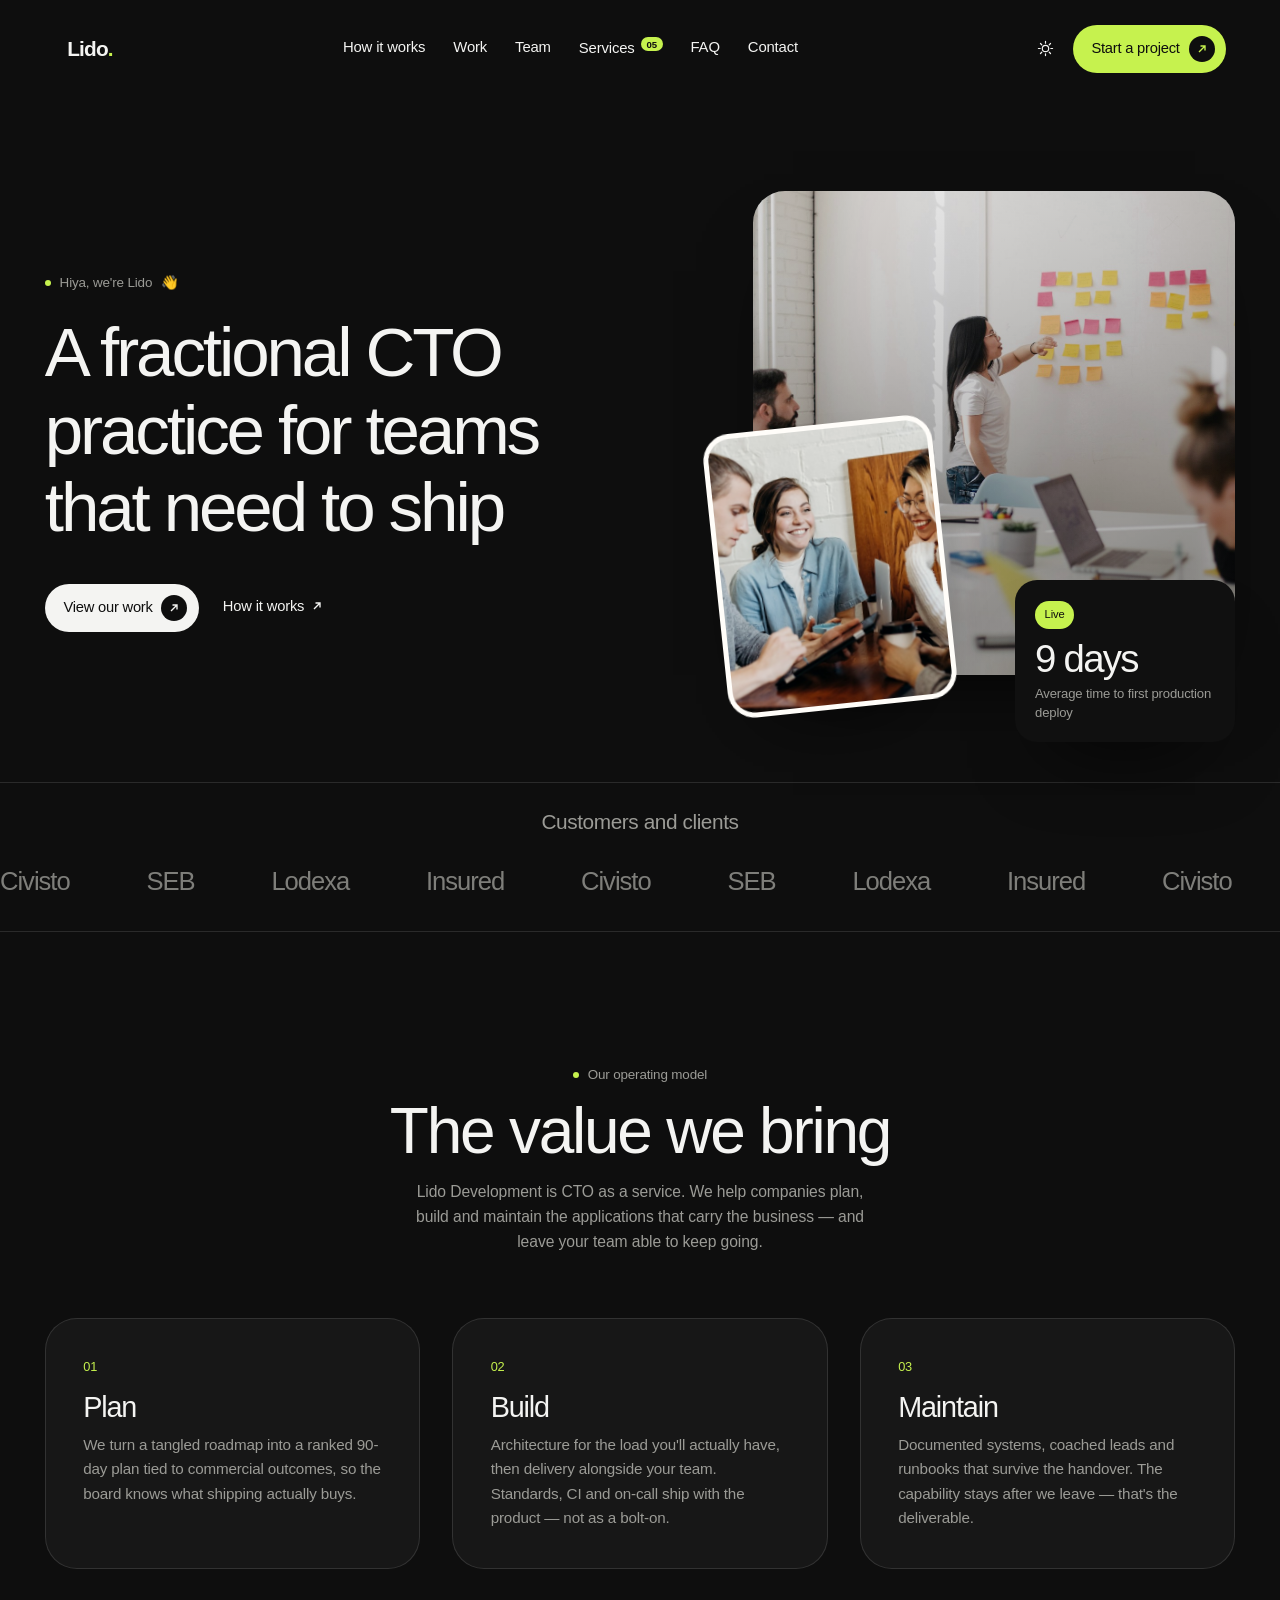
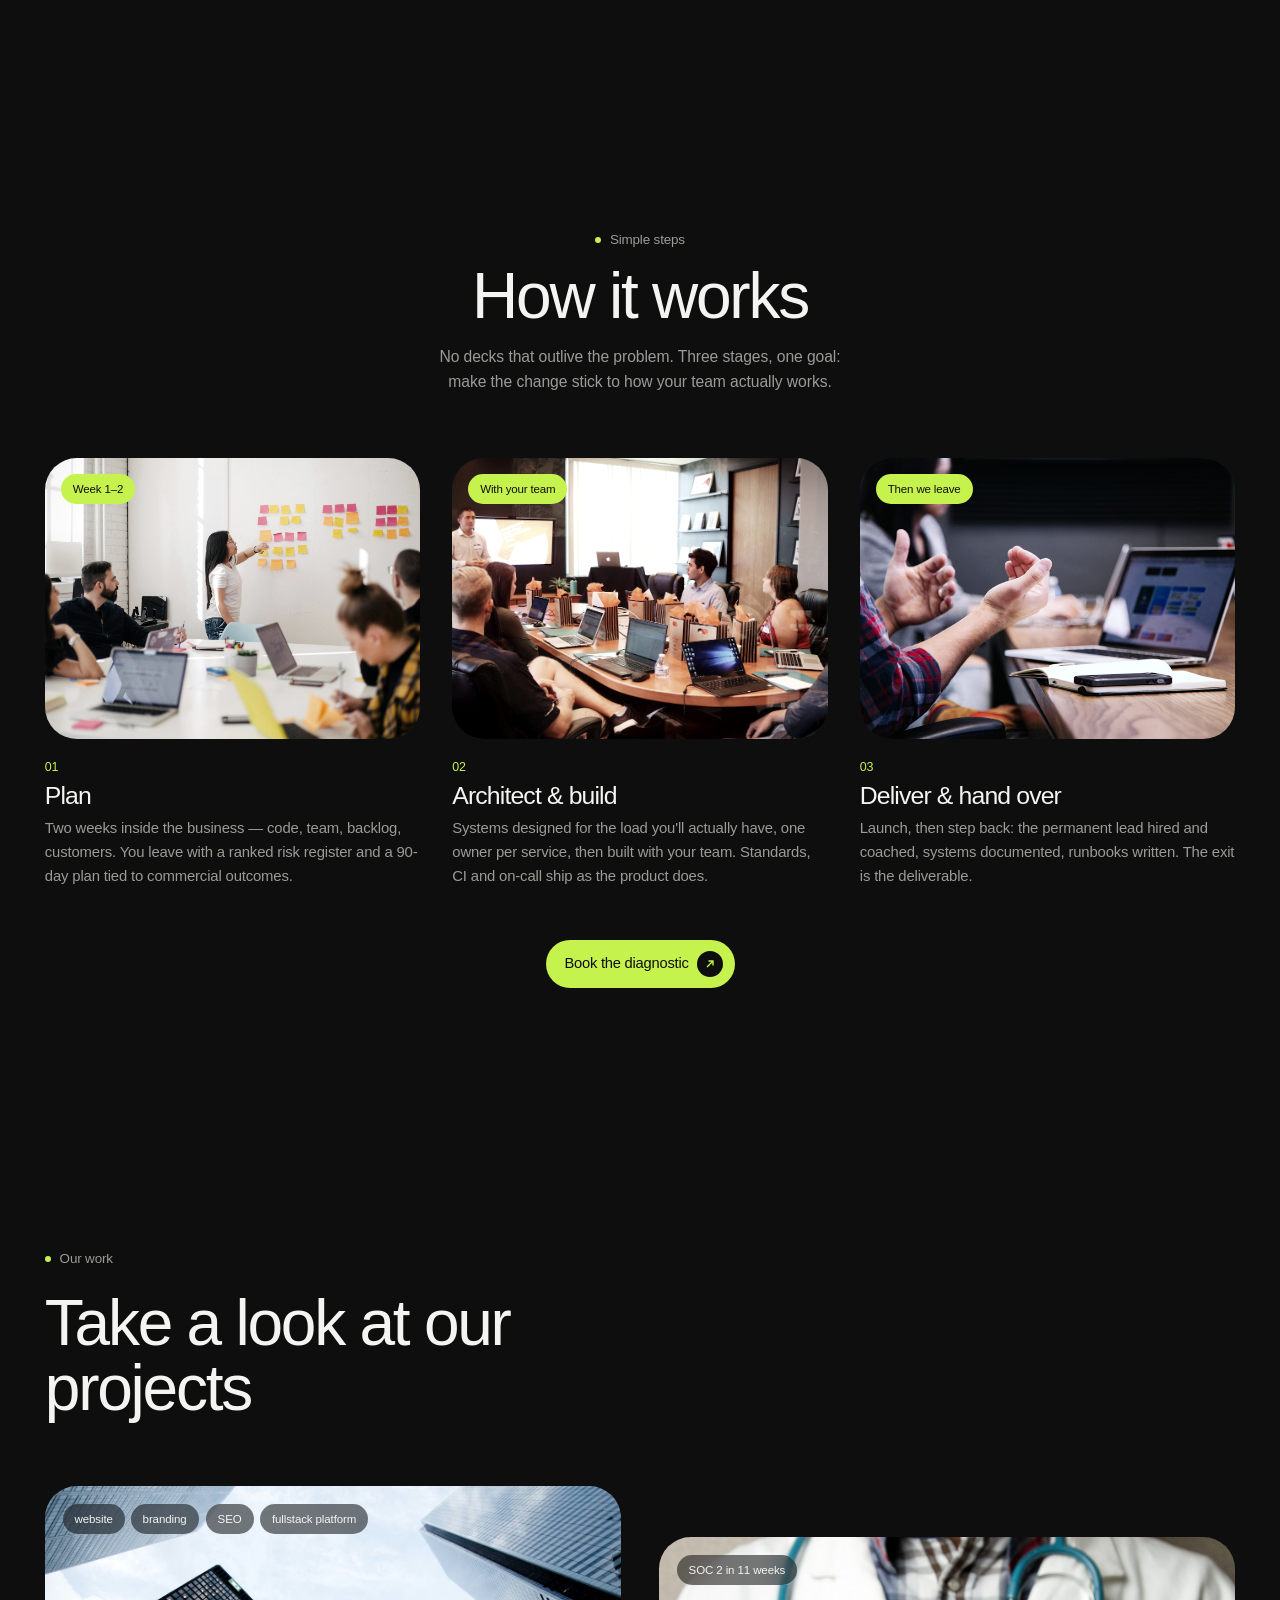
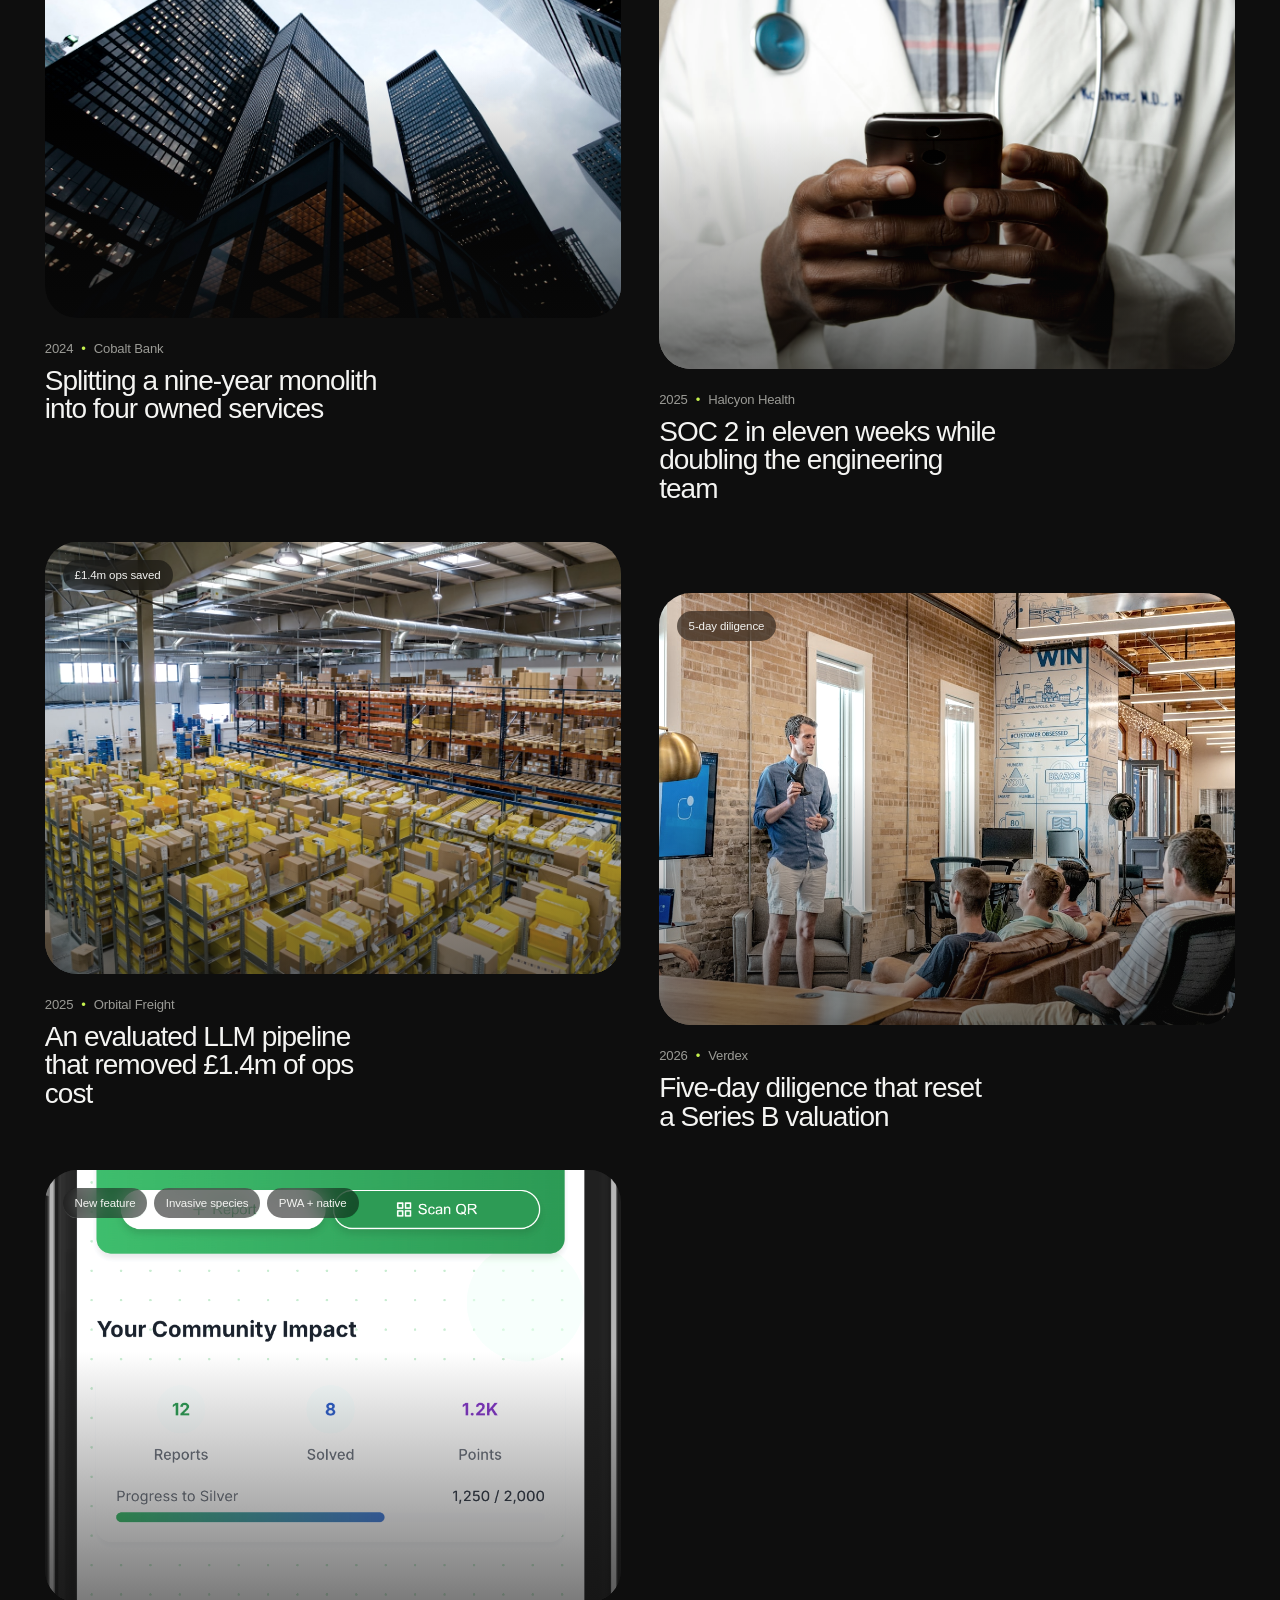
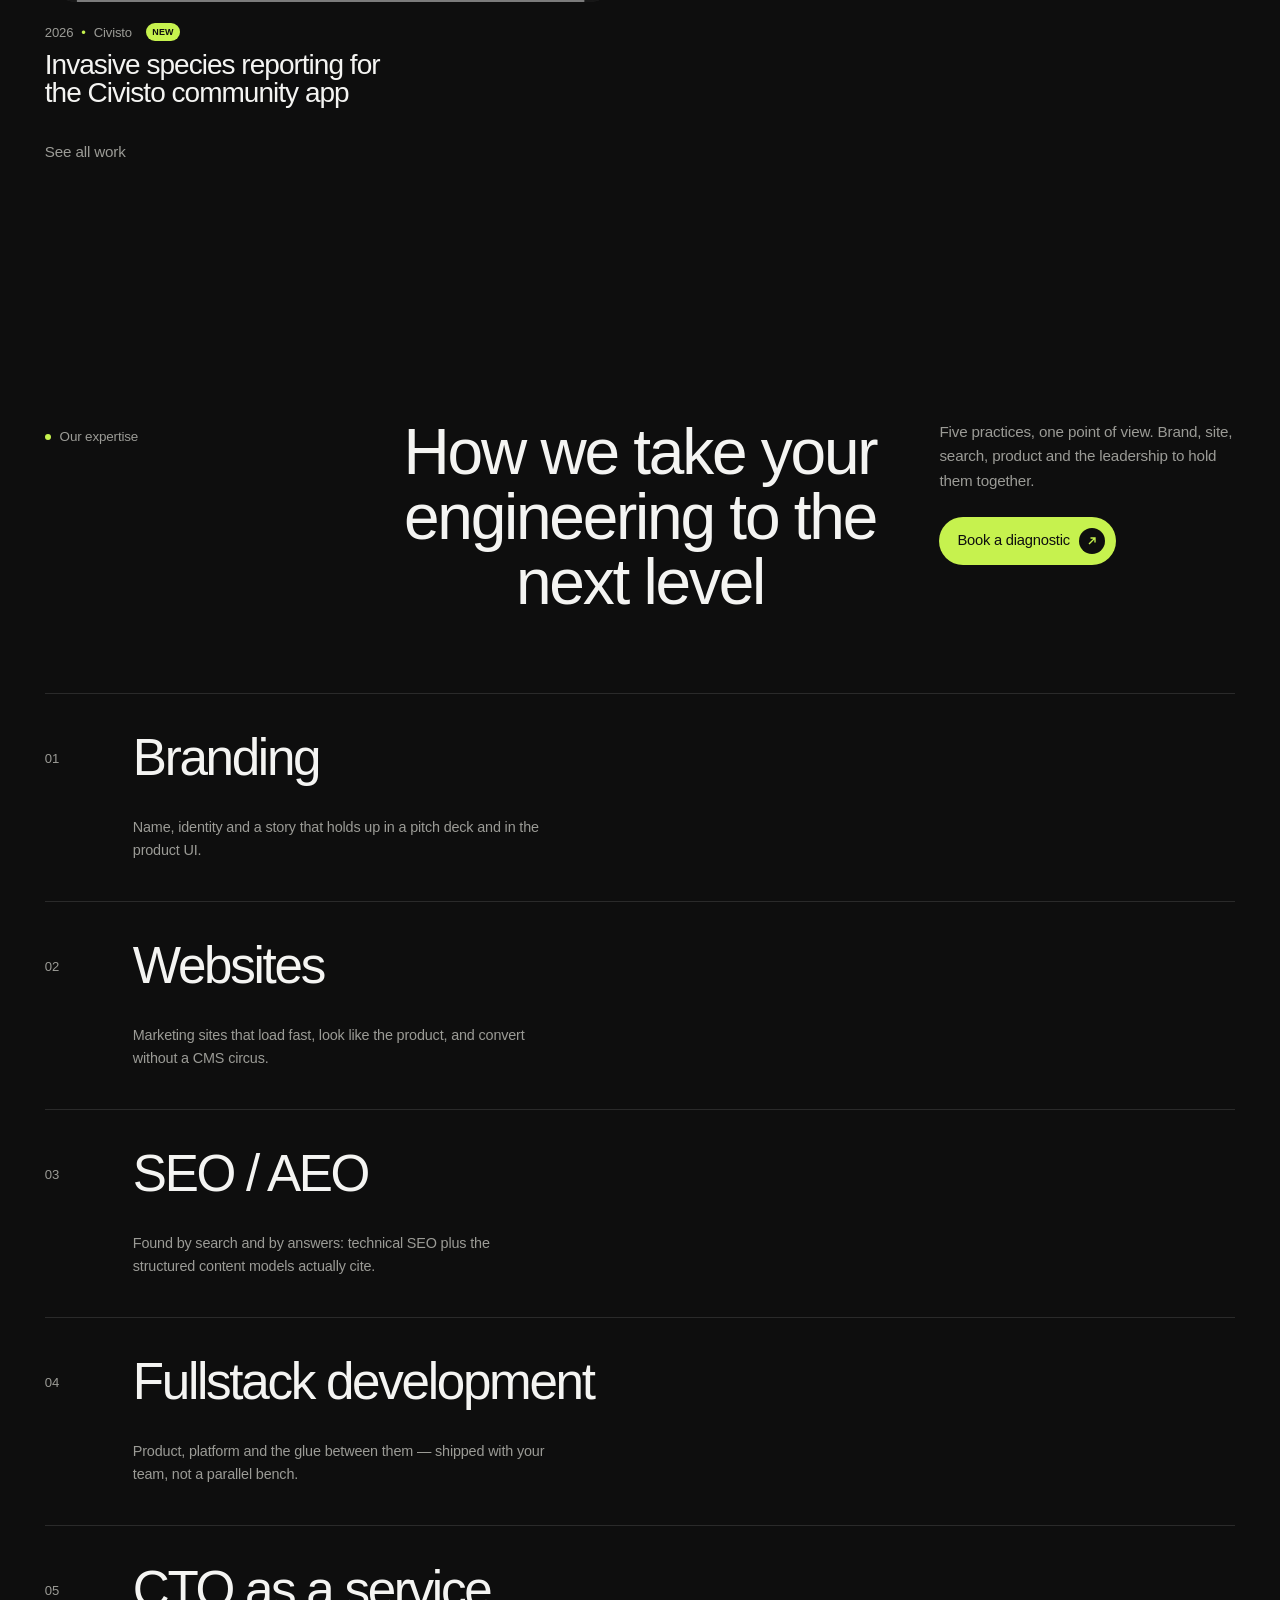
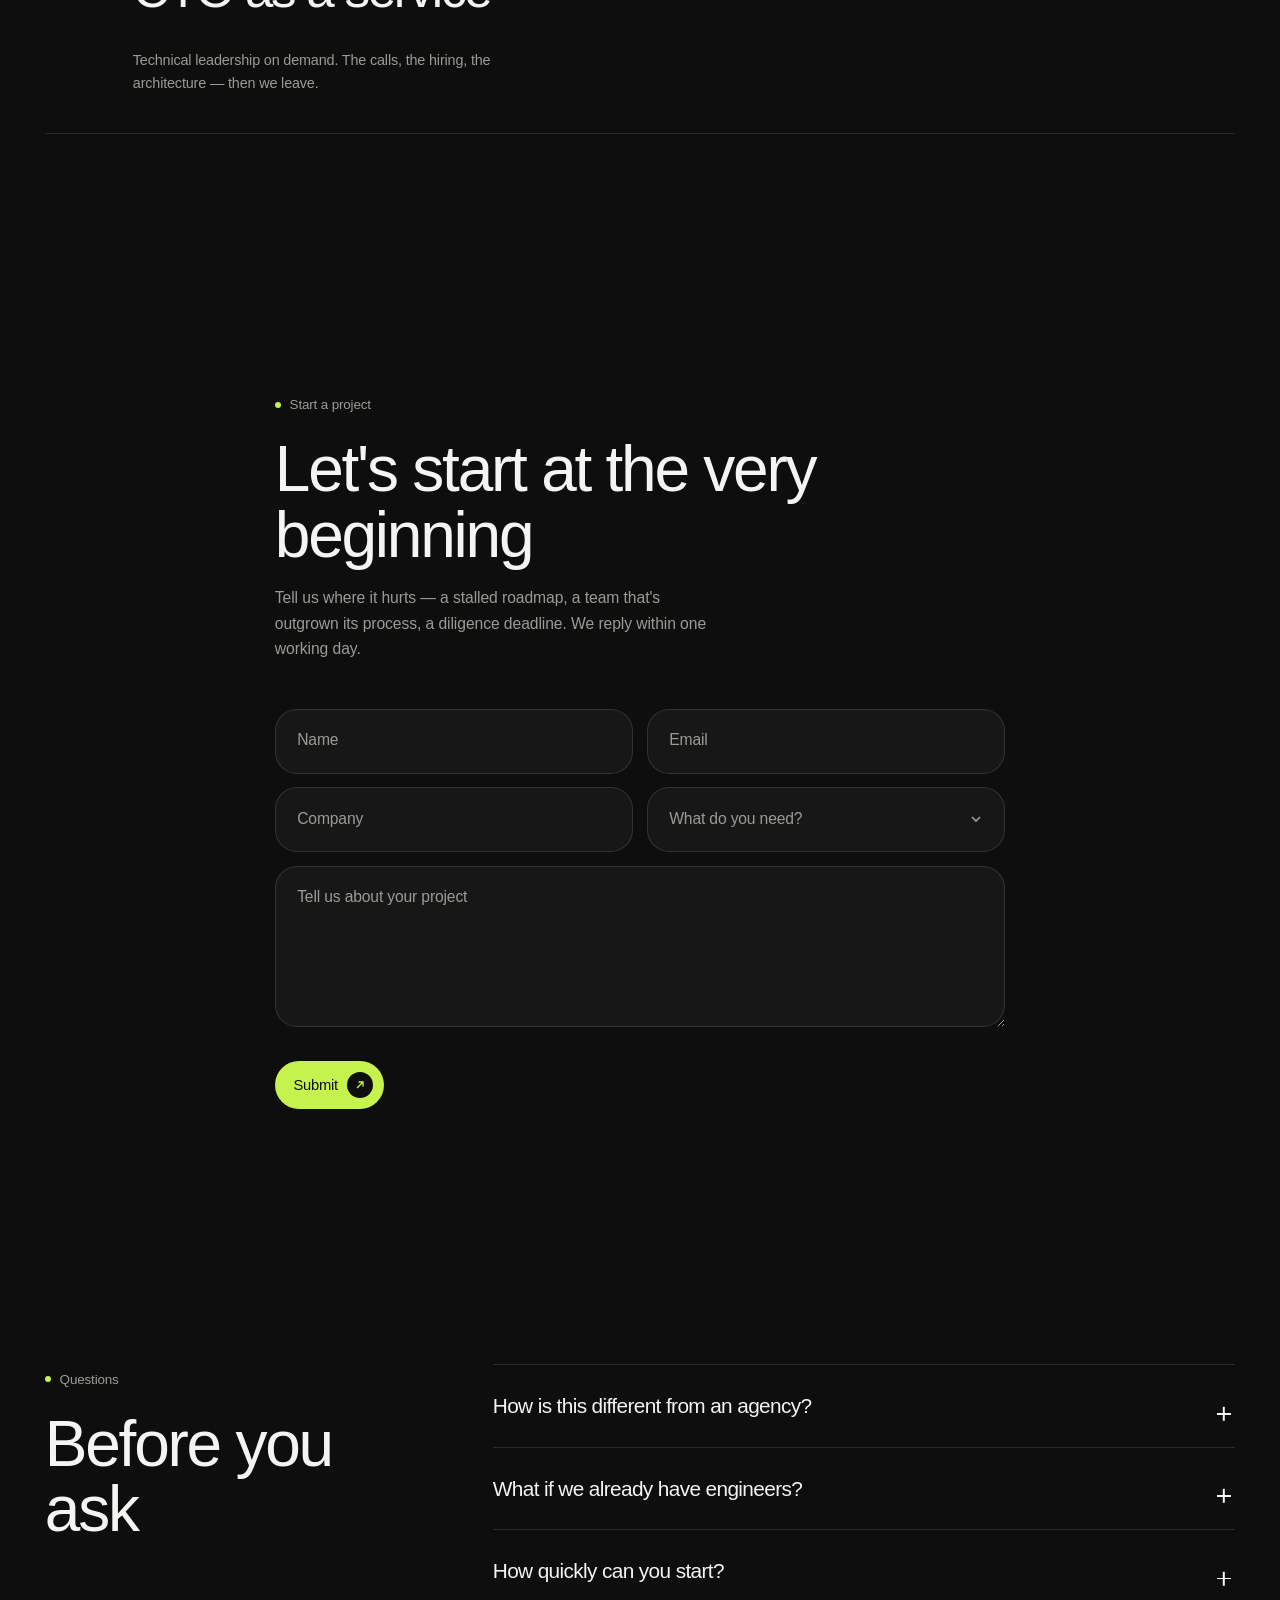
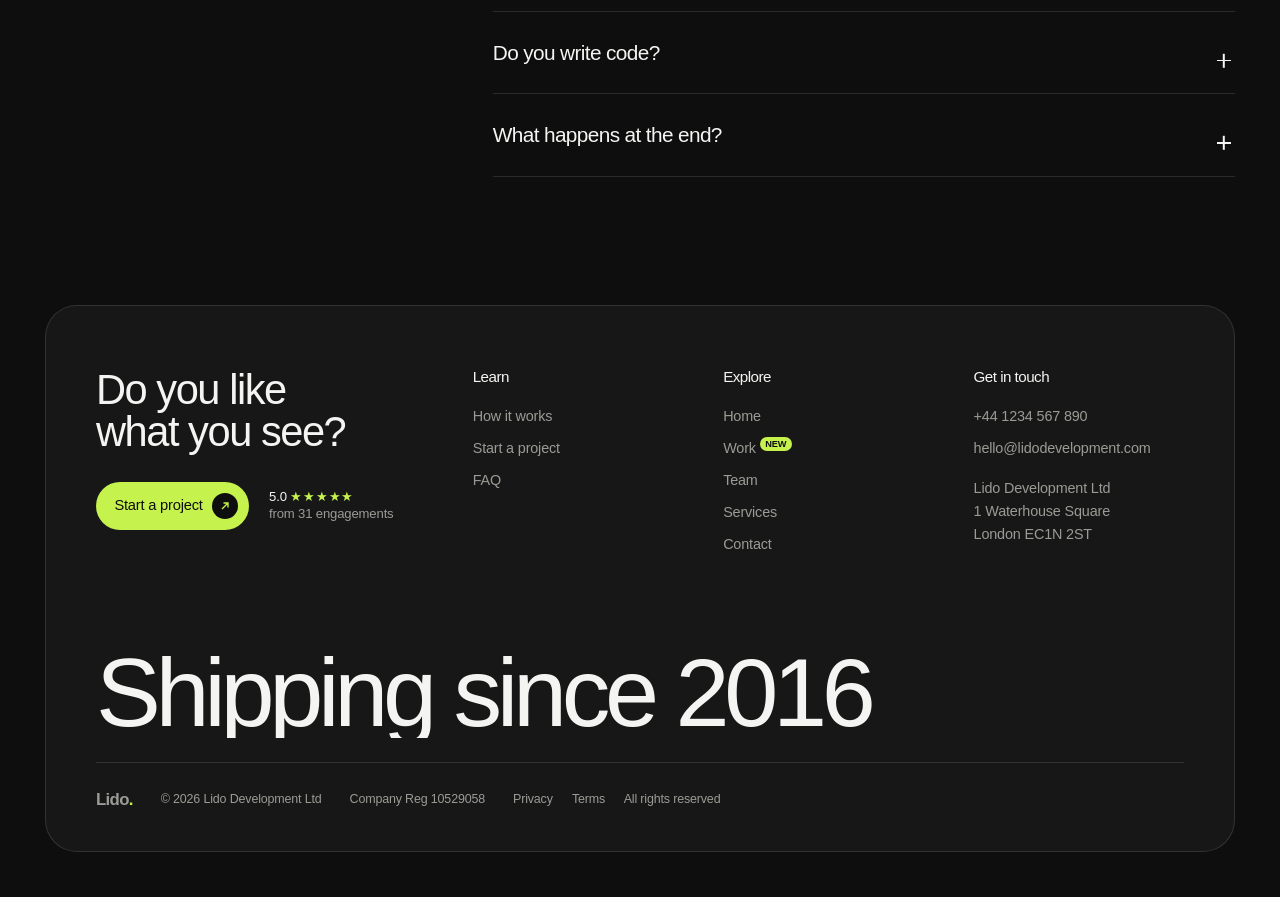
<file: index.html>
<!DOCTYPE html>
<html lang="en" data-theme="dark">
<head>
<meta charset="utf-8" />
<meta name="viewport" content="width=device-width, initial-scale=1" />
<title>Lido Development — CTO as a Service</title>
<meta name="description" content="Lido Development is technical leadership on demand. Fractional CTO, architecture, delivery and AI enablement for founders and scale-ups who need to ship." />
<meta name="theme-color" content="#0E0E0E" />

<meta property="og:type" content="website" />
<meta property="og:title" content="Lido Development — CTO as a Service" />
<meta property="og:description" content="Technical leadership on demand. Strategy, architecture and delivery from an operator who has shipped it before." />

<link rel="preconnect" href="https://api.fontshare.com" />
<link rel="preconnect" href="https://cdn.fontshare.com" crossorigin />
<link rel="stylesheet" href="https://api.fontshare.com/v2/css?f%5B%5D=switzer@400,500,600,700&display=swap" />
<link rel="stylesheet" href="assets/css/styles.css" />
<link rel="icon" href="data:image/svg+xml,%3Csvg xmlns='http://www.w3.org/2000/svg' viewBox='0 0 32 32'%3E%3Crect width='32' height='32' rx='9' fill='%23C6F24E'/%3E%3Cpath d='M9 7v18h13' stroke='%230E0E0E' stroke-width='3' fill='none'/%3E%3C/svg%3E" />
</head>
<body>

<div class="cursor" aria-hidden="true"><span class="cursor__dot"></span><span class="cursor__ring"></span></div>

<a class="skip" href="#main">Skip to content</a>

<!-- ───────────────────────── NAV ───────────────────────── -->
<header class="nav" id="nav">
  <div class="nav__pill">
    <a class="logo" href="#top" aria-label="Lido Development home">Lido<span>.</span></a>

    <nav class="nav__links" aria-label="Primary">
      <a href="#process">How it works</a>
      <a href="work.html">Work</a>
      <a href="team.html">Team</a>
      <a href="#services">Services <b>05</b></a>
      <a href="#faq">FAQ</a>
      <a href="#contact">Contact</a>
    </nav>

    <div class="nav__right">
      <button class="toggle" id="theme" aria-label="Switch to light theme">
        <svg class="toggle__sun" viewBox="0 0 24 24" aria-hidden="true"><circle cx="12" cy="12" r="4.5"/><path d="M12 2v2.5M12 19.5V22M2 12h2.5M19.5 12H22M4.9 4.9l1.8 1.8M17.3 17.3l1.8 1.8M19.1 4.9l-1.8 1.8M6.7 17.3l-1.8 1.8"/></svg>
        <svg class="toggle__moon" viewBox="0 0 24 24" aria-hidden="true"><path d="M20 14.5A8.5 8.5 0 0 1 9.5 4a8.5 8.5 0 1 0 10.5 10.5z"/></svg>
      </button>
      <a class="pill" data-magnetic href="#start">Start a project <i aria-hidden="true"><svg viewBox="0 0 16 16"><path d="M4 12 12 4M6 4h6v6"/></svg></i></a>
      <button class="burger" id="burger" aria-label="Menu" aria-expanded="false"><span></span><span></span></button>
    </div>
  </div>
</header>

<div class="drawer" id="drawer" inert>
  <div class="drawer__top">
    <a class="logo" href="#top" aria-label="Lido Development home">Lido<span>.</span></a>
    <button class="drawer__close" type="button" aria-label="Close menu">
      <svg viewBox="0 0 24 24" aria-hidden="true"><path d="M6 6l12 12M18 6 6 18"/></svg>
    </button>
  </div>
  <nav class="drawer__links" aria-label="Primary">
    <a href="#process">How it works</a>
    <a href="work.html">Work</a>
    <a href="team.html">Team</a>
    <a href="#services">Services</a>
    <a href="#faq">FAQ</a>
    <a href="#contact">Contact</a>
    <a href="#start">Start a project</a>
  </nav>
  <div class="drawer__contact">
    <p>Contact</p>
    <a href="mailto:hello@lidodevelopment.com">hello@lidodevelopment.com</a>
  </div>
</div>

<main id="main">

<!-- ───────────────────────── HERO ───────────────────────── -->
<section class="hero" id="top">
  <div class="hero__copy">
    <p class="eyebrow reveal"><i></i> Hiya, we're Lido <span aria-hidden="true">👋</span></p>

    <h1 class="hero__title">
      <span class="line"><span data-split>A fractional CTO</span></span>
      <span class="line"><span data-split>practice for teams</span></span>
      <span class="line"><span data-split>that need to ship</span></span>
    </h1>

    <div class="hero__actions reveal">
      <a class="pill pill--dark" data-magnetic href="work.html">View our work <i aria-hidden="true"><svg viewBox="0 0 16 16"><path d="M4 12 12 4M6 4h6v6"/></svg></i></a>
      <a class="link" href="#process">How it works <svg viewBox="0 0 16 16" aria-hidden="true"><path d="M4 12 12 4M6 4h6v6"/></svg></a>
    </div>
  </div>

  <div class="collage" aria-hidden="true">
    <figure class="collage__photo" data-float="0.03">
      <img src="assets/img/hero-room.jpg" alt="" width="1600" height="1067" fetchpriority="high" />
    </figure>

    <figure class="tile tile--shot" data-float="0.08">
      <img src="assets/img/hero-side.jpg" alt="" width="900" height="600" />
    </figure>

    <article class="tile tile--dark" data-float="0.05">
      <span class="chip chip--lime">Live</span>
      <p class="tile__stat">9 days</p>
      <p class="tile__sub">Average time to first production deploy</p>
    </article>
  </div>

  </div>
</section>

<!-- ───────────────────────── MARQUEE ───────────────────────── -->
<section class="marquee" id="clients" aria-labelledby="clients-label">
  <h2 class="marquee__label" id="clients-label">Customers and clients</h2>
  <div class="marquee__track">
    <div class="marquee__set">
      <span>Civisto</span><span>SEB</span><span><a href="https://lodexa.se" target="_blank" rel="noopener">Lodexa</a></span><span>Insured</span>
      <span>Civisto</span><span>SEB</span><span><a href="https://lodexa.se" target="_blank" rel="noopener">Lodexa</a></span><span>Insured</span>
    </div>
    <div class="marquee__set" aria-hidden="true">
      <span>Civisto</span><span>SEB</span><span><a href="https://lodexa.se" target="_blank" rel="noopener" tabindex="-1">Lodexa</a></span><span>Insured</span>
      <span>Civisto</span><span>SEB</span><span><a href="https://lodexa.se" target="_blank" rel="noopener" tabindex="-1">Lodexa</a></span><span>Insured</span>
    </div>
  </div>
</section>

<!-- ───────────────────────── VALUE ───────────────────────── -->
<section class="section value" id="value">
  <header class="value__head">
    <p class="eyebrow reveal"><i></i> Our operating model</p>
    <h2 class="h2 reveal">The value we bring</h2>
    <p class="lede reveal">Lido Development is CTO as a service. We help companies plan, build and maintain the applications that carry the business — and leave your team able to keep going.</p>
  </header>

  <div class="value__grid">
    <article class="value__card reveal">
      <span class="value__num">01</span>
      <h3>Plan</h3>
      <p>We turn a tangled roadmap into a ranked 90-day plan tied to commercial outcomes, so the board knows what shipping actually buys.</p>
    </article>

    <article class="value__card reveal">
      <span class="value__num">02</span>
      <h3>Build</h3>
      <p>Architecture for the load you'll actually have, then delivery alongside your team. Standards, CI and on-call ship with the product — not as a bolt-on.</p>
    </article>

    <article class="value__card reveal">
      <span class="value__num">03</span>
      <h3>Maintain</h3>
      <p>Documented systems, coached leads and runbooks that survive the handover. The capability stays after we leave — that's the deliverable.</p>
    </article>
  </div>
</section>

<!-- ───────────────────────── PROCESS ───────────────────────── -->
<section class="section process" id="process">
  <header class="process__head">
    <p class="eyebrow reveal"><i></i> Simple steps</p>
    <h2 class="h2 reveal">How it works</h2>
    <p class="lede reveal">No decks that outlive the problem. Three stages, one goal: make the change stick to how your team actually works.</p>
  </header>

  <ol class="stages">
    <li class="stage reveal">
      <div class="stage__visual">
        <img src="assets/img/hero-room.jpg" alt="" width="1600" height="1067" loading="lazy" />
        <span class="stage__chip">Week 1–2</span>
      </div>
      <span class="stage__num">01</span>
      <h3>Plan</h3>
      <p>Two weeks inside the business — code, team, backlog, customers. You leave with a ranked risk register and a 90-day plan tied to commercial outcomes.</p>
    </li>

    <li class="stage reveal">
      <div class="stage__visual">
        <img src="assets/img/life-meet.jpg" alt="" width="1000" height="667" loading="lazy" />
        <span class="stage__chip">With your team</span>
      </div>
      <span class="stage__num">02</span>
      <h3>Architect &amp; build</h3>
      <p>Systems designed for the load you'll actually have, one owner per service, then built with your team. Standards, CI and on-call ship as the product does.</p>
    </li>

    <li class="stage reveal">
      <div class="stage__visual">
        <img src="assets/img/life-3.jpg" alt="" width="800" height="1067" loading="lazy" />
        <span class="stage__chip">Then we leave</span>
      </div>
      <span class="stage__num">03</span>
      <h3>Deliver &amp; hand over</h3>
      <p>Launch, then step back: the permanent lead hired and coached, systems documented, runbooks written. The exit is the deliverable.</p>
    </li>
  </ol>

  <a class="pill process__cta" data-magnetic href="#start">Book the diagnostic <i aria-hidden="true"><svg viewBox="0 0 16 16"><path d="M4 12 12 4M6 4h6v6"/></svg></i></a>
</section>

<!-- ───────────────────────── WORK ───────────────────────── -->
<section class="section work" id="work">
  <header class="work__head">
    <p class="eyebrow reveal"><i></i> Our work</p>
    <h2 class="h2 reveal">Take a look at our projects</h2>
  </header>

  <div class="work__grid">
    <a class="case reveal" href="work/cobalt.html">
      <div class="case__visual">
        <img src="assets/img/work-bank.jpg" alt="" width="1400" height="933" loading="lazy" />
        <span class="case__metrics">
          <span class="case__metric">website</span>
          <span class="case__metric">branding</span>
          <span class="case__metric">SEO</span>
          <span class="case__metric">fullstack platform</span>
        </span>
        <span class="case__tag">View case ↗</span>
      </div>
      <p class="case__meta">2024 <i aria-hidden="true">•</i> Cobalt Bank</p>
      <h3>Splitting a nine-year monolith into four owned services</h3>
    </a>

    <a class="case reveal" href="work/halcyon.html">
      <div class="case__visual">
        <img src="assets/img/work-health.jpg" alt="" width="1400" height="933" loading="lazy" />
        <span class="case__metrics"><span class="case__metric">SOC 2 in 11 weeks</span></span>
        <span class="case__tag">View case ↗</span>
      </div>
      <p class="case__meta">2025 <i aria-hidden="true">•</i> Halcyon Health</p>
      <h3>SOC 2 in eleven weeks while doubling the engineering team</h3>
    </a>

    <a class="case reveal" href="work/orbital.html">
      <div class="case__visual">
        <img src="assets/img/work-freight.jpg" alt="" width="1400" height="933" loading="lazy" />
        <span class="case__metrics"><span class="case__metric">£1.4m ops saved</span></span>
        <span class="case__tag">View case ↗</span>
      </div>
      <p class="case__meta">2025 <i aria-hidden="true">•</i> Orbital Freight</p>
      <h3>An evaluated LLM pipeline that removed £1.4m of ops cost</h3>
    </a>

    <a class="case reveal" href="work/verdex.html">
      <div class="case__visual">
        <img src="assets/img/work-board.jpg" alt="" width="1400" height="933" loading="lazy" />
        <span class="case__metrics"><span class="case__metric">5-day diligence</span></span>
        <span class="case__tag">View case ↗</span>
      </div>
      <p class="case__meta">2026 <i aria-hidden="true">•</i> Verdex</p>
      <h3>Five-day diligence that reset a Series B valuation</h3>
    </a>

    <a class="case reveal" href="work/civisto.html">
      <div class="case__visual">
        <img src="assets/img/civisto_app_interface.png" alt="Civisto invasive species reporting" width="1200" height="800" loading="lazy" />
        <span class="case__metrics">
          <span class="case__metric">New feature</span>
          <span class="case__metric">Invasive species</span>
          <span class="case__metric">PWA + native</span>
        </span>
        <span class="case__tag">View case ↗</span>
      </div>
      <p class="case__meta">2026 <i aria-hidden="true">•</i> Civisto <b>new</b></p>
      <h3>Invasive species reporting for the Civisto community app</h3>
    </a>
  </div>

  <p class="work__all reveal"><a href="work.html">See all work</a></p>
</section>

<!-- ───────────────────────── SERVICES (big rows) ───────────────────────── -->
<section class="section services" id="services">
  <header class="services__head">
    <p class="eyebrow reveal"><i></i> Our expertise</p>
    <h2 class="h2 reveal">How we take your engineering to the next level</h2>
    <div class="services__aside reveal">
      <p>Five practices, one point of view. Brand, site, search, product and the leadership to hold them together.</p>
      <a class="pill" data-magnetic href="#start">Book a diagnostic <i aria-hidden="true"><svg viewBox="0 0 16 16"><path d="M4 12 12 4M6 4h6v6"/></svg></i></a>
    </div>
  </header>

  <ul class="rows">
    <li class="row reveal">
      <div class="row__inner">
        <span class="row__num">01</span>
        <h3>Branding</h3>
        <p>Name, identity and a story that holds up in a pitch deck and in the product UI.</p>
      </div>
    </li>
    <li class="row reveal">
      <div class="row__inner">
        <span class="row__num">02</span>
        <h3>Websites</h3>
        <p>Marketing sites that load fast, look like the product, and convert without a CMS circus.</p>
      </div>
    </li>
    <li class="row reveal">
      <div class="row__inner">
        <span class="row__num">03</span>
        <h3>SEO / AEO</h3>
        <p>Found by search and by answers: technical SEO plus the structured content models actually cite.</p>
      </div>
    </li>
    <li class="row reveal">
      <div class="row__inner">
        <span class="row__num">04</span>
        <h3>Fullstack development</h3>
        <p>Product, platform and the glue between them — shipped with your team, not a parallel bench.</p>
      </div>
    </li>
    <li class="row reveal">
      <div class="row__inner">
        <span class="row__num">05</span>
        <h3>CTO as a service</h3>
        <p>Technical leadership on demand. The calls, the hiring, the architecture — then we leave.</p>
      </div>
    </li>
  </ul>
</section>

<!-- ───────────────────────── ENQUIRY FORM ───────────────────────── -->
<section class="section enquire" id="start">
  <header class="enquire__head">
    <p class="eyebrow reveal"><i></i> Start a project</p>
    <h2 class="h2 reveal">Let's start at the very beginning</h2>
    <p class="lede reveal">Tell us where it hurts — a stalled roadmap, a team that's outgrown its process, a diligence deadline. We reply within one working day.</p>
  </header>

  <form class="form reveal" id="enquiry" novalidate>
    <div class="field">
      <input id="f-name" name="name" type="text" placeholder=" " autocomplete="name" required />
      <label for="f-name">Name</label>
      <p class="field__err" id="e-name" role="alert"></p>
    </div>

    <div class="field">
      <input id="f-email" name="email" type="email" placeholder=" " autocomplete="email" required />
      <label for="f-email">Email</label>
      <p class="field__err" id="e-email" role="alert"></p>
    </div>

    <div class="field">
      <input id="f-company" name="company" type="text" placeholder=" " autocomplete="organization" required />
      <label for="f-company">Company</label>
      <p class="field__err" id="e-company" role="alert"></p>
    </div>

    <div class="field field--select">
      <select id="f-topic" name="topic" required>
        <option value="" selected disabled hidden></option>
        <option value="branding">Branding</option>
        <option value="websites">Websites</option>
        <option value="seo">SEO / AEO</option>
        <option value="fullstack">Fullstack development</option>
        <option value="cto">CTO as a service</option>
        <option value="other">Something else</option>
      </select>
      <label for="f-topic">What do you need?</label>
      <svg class="field__chevron" viewBox="0 0 16 16" aria-hidden="true"><path d="m4 6 4 4 4-4"/></svg>
      <p class="field__err" id="e-topic" role="alert"></p>
    </div>

    <div class="field field--area field--full">
      <textarea id="f-project" name="project" rows="5" placeholder=" " required></textarea>
      <label for="f-project">Tell us about your project</label>
      <p class="field__err" id="e-project" role="alert"></p>
    </div>

    <button class="pill" type="submit" data-magnetic>Submit <i aria-hidden="true"><svg viewBox="0 0 16 16"><path d="M4 12 12 4M6 4h6v6"/></svg></i></button>
  </form>

  <p class="form__done" id="enquiry-done" role="status" hidden></p>
</section>

<!-- ───────────────────────── FAQ ───────────────────────── -->
<section class="section faq" id="faq">
  <div class="faq__head">
    <p class="eyebrow reveal"><i></i> Questions</p>
    <h2 class="h2 reveal">Before you ask</h2>
  </div>

  <div class="faq__list">
    <details class="qa reveal"><summary>How is this different from an agency?<i aria-hidden="true"></i></summary><p>An agency sells you delivery capacity against a spec you wrote. We're accountable for whether the spec was right — the decisions, the hiring, the architecture and the number your board sees. When capacity is genuinely the gap, we'll tell you and help you buy it well.</p></details>
    <details class="qa reveal"><summary>What if we already have engineers?<i aria-hidden="true"></i></summary><p>Most of our clients do. The gap is usually leadership, not hands. We work with the team you have, make the calls that were stuck, and coach the lead who eventually replaces us.</p></details>
    <details class="qa reveal"><summary>How quickly can you start?<i aria-hidden="true"></i></summary><p>Diagnostics usually start within two weeks. We take a maximum of five concurrent clients so a principal is genuinely available, which means availability is limited and honest.</p></details>
    <details class="qa reveal"><summary>Do you write code?<i aria-hidden="true"></i></summary><p>Yes — where it unblocks the team or sets a standard worth copying. We don't pretend to be a full delivery team on a Fractional CTO engagement; that's what Embedded is for.</p></details>
    <details class="qa reveal"><summary>What happens at the end?<i aria-hidden="true"></i></summary><p>A permanent technical lead is hired and coached, the systems are documented, and we drop to a monthly advisory cadence. If we've done the job properly, you stop paying us.</p></details>
  </div>
</section>

</main>

<!-- ───────────────────────── FOOTER ───────────────────────── -->
<footer class="footer" id="contact">
  <div class="footer__panel">
    <div class="footer__top">
      <div class="footer__cta">
        <h2>Do you like what you see?</h2>
        <div class="footer__ctarow">
          <a class="pill" data-magnetic href="mailto:hello@lidodevelopment.com">Start a project <i aria-hidden="true"><svg viewBox="0 0 16 16"><path d="M4 12 12 4M6 4h6v6"/></svg></i></a>
          <span class="rating rating--stack"><b>5.0</b> <i aria-hidden="true">★★★★★</i><br />from 31 engagements</span>
        </div>
      </div>

      <nav class="footer__col" aria-label="Learn"><h4>Learn</h4><a href="#process">How it works</a><a href="#start">Start a project</a><a href="#faq">FAQ</a></nav>
      <nav class="footer__col" aria-label="Explore"><h4>Explore</h4><a href="#top">Home</a><a href="work.html">Work <b>new</b></a><a href="team.html">Team</a><a href="#services">Services</a><a href="#contact">Contact</a></nav>

      <div class="footer__col footer__contact">
        <h4>Get in touch</h4>
        <a href="tel:+441234567890">+44 1234 567 890</a>
        <a href="mailto:hello@lidodevelopment.com">hello@lidodevelopment.com</a>
        <p>Lido Development Ltd<br />1 Waterhouse Square<br />London EC1N 2ST</p>
      </div>
    </div>

    <div class="wordmark"><span>Shipping since 2016</span></div>

    <div class="footer__bottom">
      <span class="logo logo--sm">Lido<span>.</span></span>
      <p>© 2026 Lido Development Ltd</p>
      <p>Company Reg 10529058</p>
      <p><a href="#top">Privacy</a> <a href="#top">Terms</a> <a href="#top">All rights reserved</a></p>
    </div>
  </div>
</footer>

<a class="pill float-cta" href="#start">Start a project <i aria-hidden="true"><svg viewBox="0 0 16 16"><path d="M4 12 12 4M6 4h6v6"/></svg></i></a>

<script src="assets/js/main.js" defer></script>
</body>
</html>
</file>
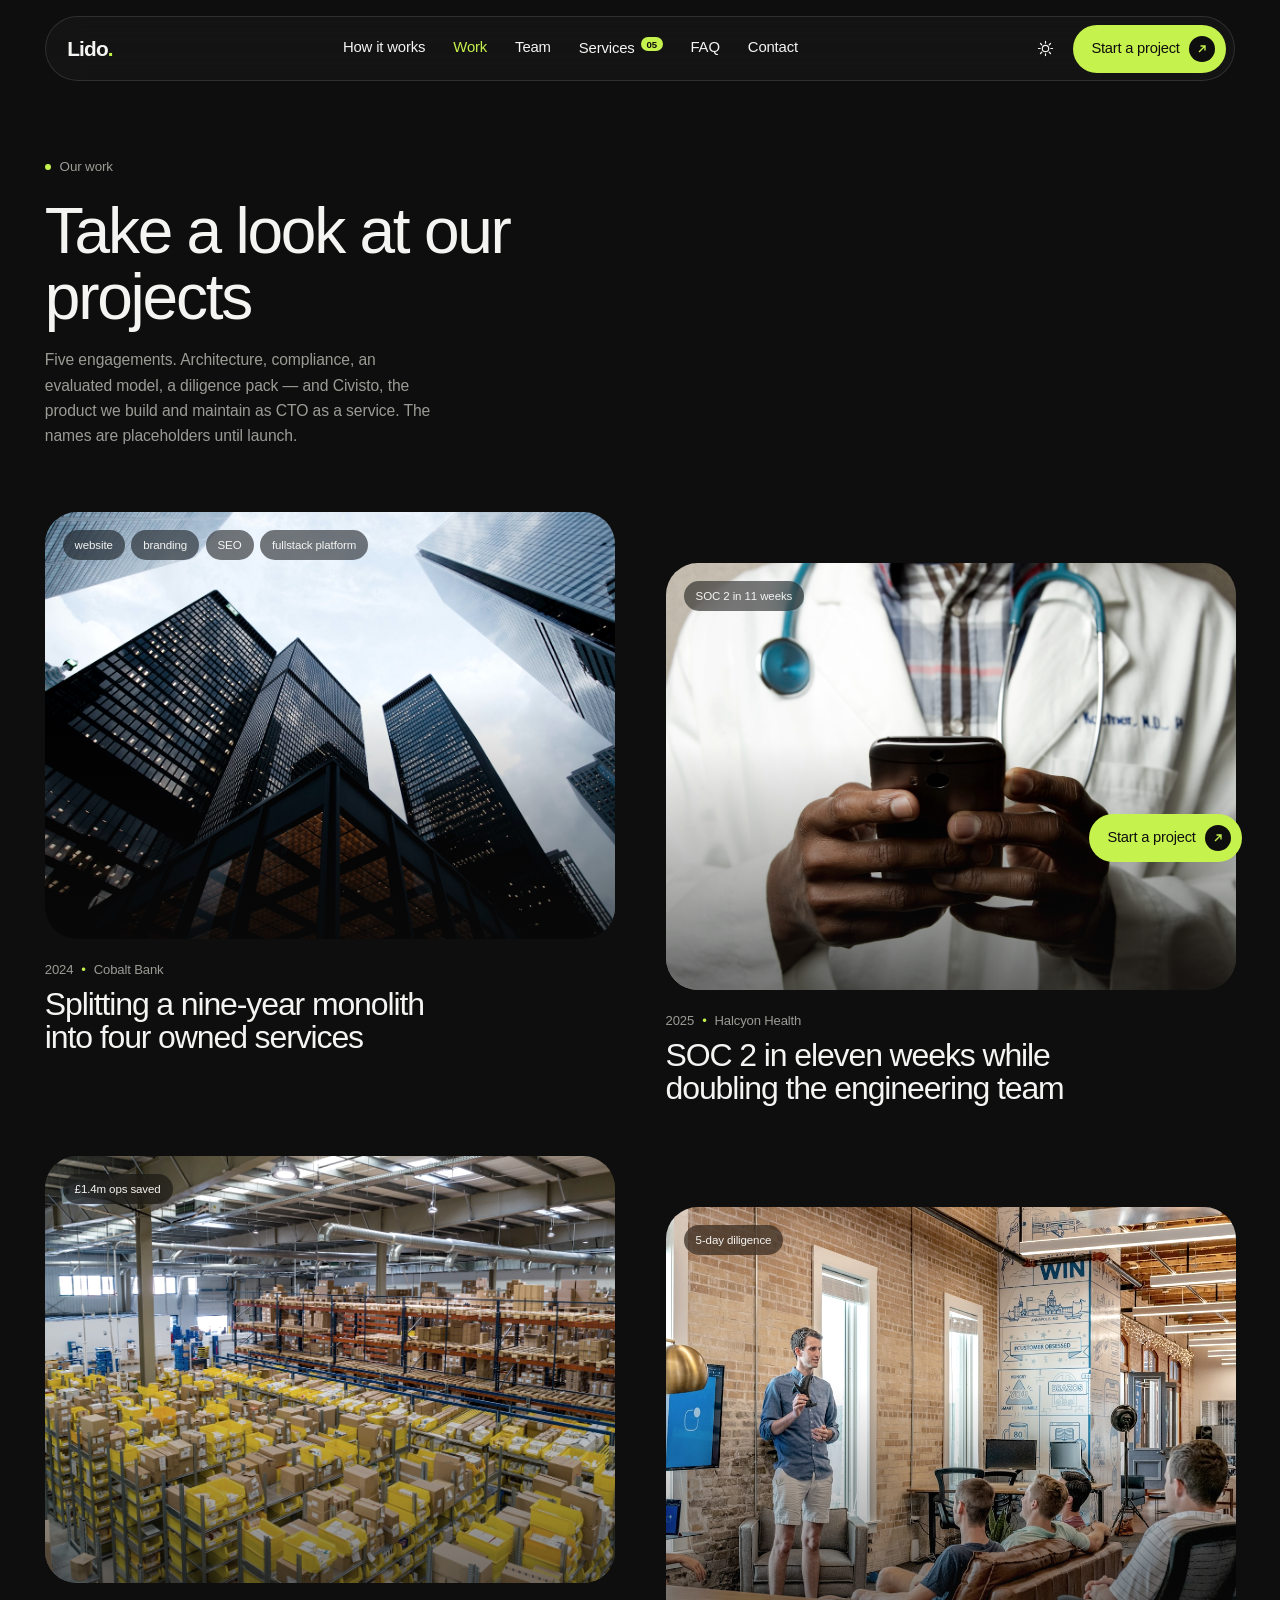
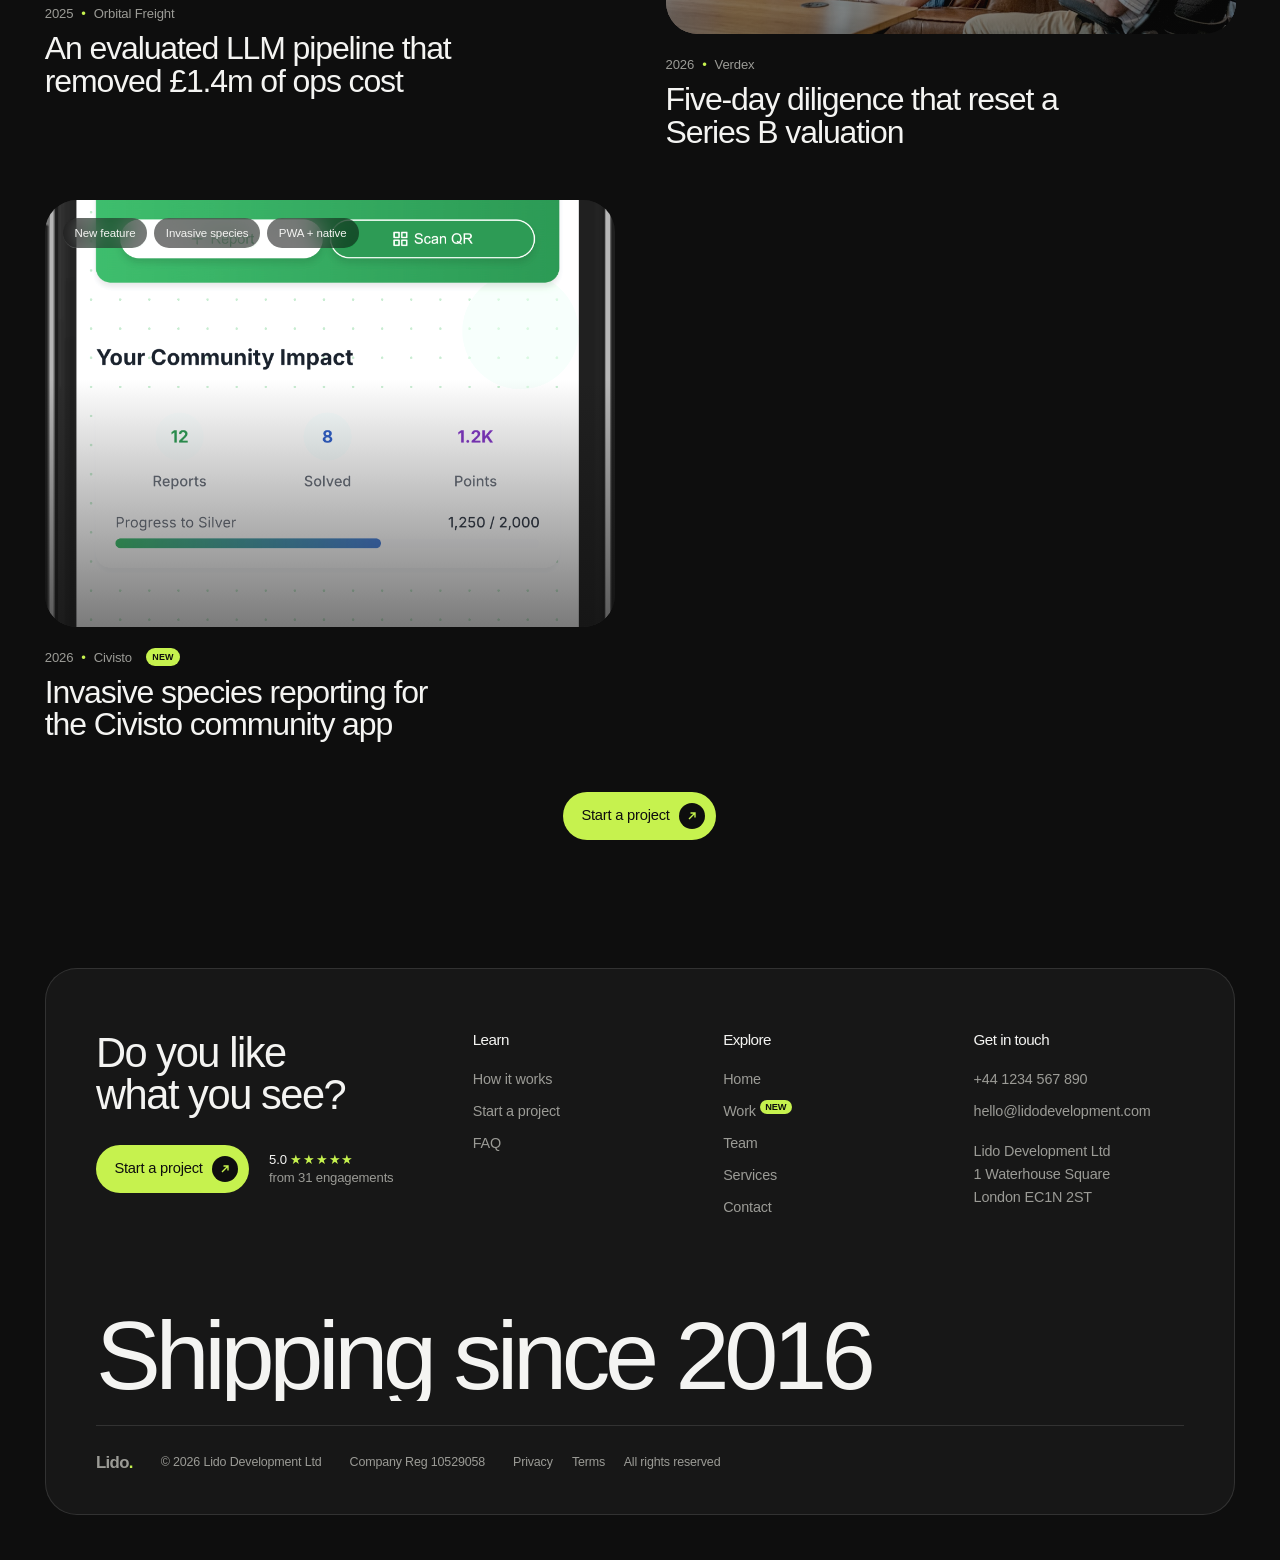
<file: work.html>
<!DOCTYPE html>
<html lang="en" data-theme="dark">
<head>
<meta charset="utf-8" />
<meta name="viewport" content="width=device-width, initial-scale=1" />
<title>Work — Lido Development</title>
<meta name="description" content="Selected engagements: architecture, compliance, AI and diligence for founders and boards." />
<meta name="theme-color" content="#0E0E0E" />

<meta property="og:type" content="website" />
<meta property="og:title" content="Work — Lido Development" />
<meta property="og:description" content="Selected engagements: architecture, compliance, AI and diligence for founders and boards." />

<link rel="preconnect" href="https://api.fontshare.com" />
<link rel="preconnect" href="https://cdn.fontshare.com" crossorigin />
<link rel="stylesheet" href="https://api.fontshare.com/v2/css?f%5B%5D=switzer@400,500,600,700&display=swap" />
<link rel="stylesheet" href="assets/css/styles.css" />
<link rel="icon" href="data:image/svg+xml,%3Csvg xmlns='http://www.w3.org/2000/svg' viewBox='0 0 32 32'%3E%3Crect width='32' height='32' rx='9' fill='%23C6F24E'/%3E%3Cpath d='M9 7v18h13' stroke='%230E0E0E' stroke-width='3' fill='none'/%3E%3C/svg%3E" />
</head>
<body class="page-inner">

<div class="cursor" aria-hidden="true"><span class="cursor__dot"></span><span class="cursor__ring"></span></div>

<a class="skip" href="#main">Skip to content</a>

<header class="nav" id="nav">
  <div class="nav__pill">
    <a class="logo" href="index.html#top" aria-label="Lido Development home">Lido<span>.</span></a>

    <nav class="nav__links" aria-label="Primary">
      <a href="index.html#process">How it works</a>
      <a href="work.html" aria-current="page">Work</a>
      <a href="team.html">Team</a>
      <a href="index.html#services">Services <b>05</b></a>
      <a href="index.html#faq">FAQ</a>
      <a href="index.html#contact">Contact</a>
    </nav>

    <div class="nav__right">
      <button class="toggle" id="theme" aria-label="Switch to light theme">
        <svg class="toggle__sun" viewBox="0 0 24 24" aria-hidden="true"><circle cx="12" cy="12" r="4.5"/><path d="M12 2v2.5M12 19.5V22M2 12h2.5M19.5 12H22M4.9 4.9l1.8 1.8M17.3 17.3l1.8 1.8M19.1 4.9l-1.8 1.8M6.7 17.3l-1.8 1.8"/></svg>
        <svg class="toggle__moon" viewBox="0 0 24 24" aria-hidden="true"><path d="M20 14.5A8.5 8.5 0 0 1 9.5 4a8.5 8.5 0 1 0 10.5 10.5z"/></svg>
      </button>
      <a class="pill" data-magnetic href="index.html#start">Start a project <i aria-hidden="true"><svg viewBox="0 0 16 16"><path d="M4 12 12 4M6 4h6v6"/></svg></i></a>
      <button class="burger" id="burger" aria-label="Menu" aria-expanded="false"><span></span><span></span></button>
    </div>
  </div>
</header>

<div class="drawer" id="drawer" inert>
  <div class="drawer__top">
    <a class="logo" href="index.html#top" aria-label="Lido Development home">Lido<span>.</span></a>
    <button class="drawer__close" type="button" aria-label="Close menu">
      <svg viewBox="0 0 24 24" aria-hidden="true"><path d="M6 6l12 12M18 6 6 18"/></svg>
    </button>
  </div>
  <nav class="drawer__links" aria-label="Primary">
    <a href="index.html#process">How it works</a>
    <a href="work.html" aria-current="page">Work</a>
    <a href="team.html">Team</a>
    <a href="index.html#services">Services</a>
    <a href="index.html#faq">FAQ</a>
    <a href="index.html#contact">Contact</a>
    <a href="index.html#start">Start a project</a>
  </nav>
  <div class="drawer__contact">
    <p>Contact</p>
    <a href="mailto:hello@lidodevelopment.com">hello@lidodevelopment.com</a>
  </div>
</div>

<main id="main">
  <section class="section work work--page">
    <header class="work__head">
      <p class="eyebrow reveal"><i></i> Our work</p>
      <h1 class="h2 reveal">Take a look at our projects</h1>
      <p class="lede reveal">Five engagements. Architecture, compliance, an evaluated model, a diligence pack — and Civisto, the product we build and maintain as CTO as a service. The names are placeholders until launch.</p>
    </header>

    <div class="work__grid">
      <a class="case reveal" href="work/cobalt.html">
        <div class="case__visual">
          <img src="assets/img/work-bank.jpg" alt="" width="1400" height="933" />
          <span class="case__metrics">
            <span class="case__metric">website</span>
            <span class="case__metric">branding</span>
            <span class="case__metric">SEO</span>
            <span class="case__metric">fullstack platform</span>
          </span>
          <span class="case__tag">View case ↗</span>
        </div>
        <p class="case__meta">2024 <i aria-hidden="true">•</i> Cobalt Bank</p>
        <h2>Splitting a nine-year monolith into four owned services</h2>
      </a>

      <a class="case reveal" href="work/halcyon.html">
        <div class="case__visual">
          <img src="assets/img/work-health.jpg" alt="" width="1400" height="933" loading="lazy" />
          <span class="case__metrics"><span class="case__metric">SOC 2 in 11 weeks</span></span>
          <span class="case__tag">View case ↗</span>
        </div>
        <p class="case__meta">2025 <i aria-hidden="true">•</i> Halcyon Health</p>
        <h2>SOC 2 in eleven weeks while doubling the engineering team</h2>
      </a>

      <a class="case reveal" href="work/orbital.html">
        <div class="case__visual">
          <img src="assets/img/work-freight.jpg" alt="" width="1400" height="933" loading="lazy" />
          <span class="case__metrics"><span class="case__metric">£1.4m ops saved</span></span>
          <span class="case__tag">View case ↗</span>
        </div>
        <p class="case__meta">2025 <i aria-hidden="true">•</i> Orbital Freight</p>
        <h2>An evaluated LLM pipeline that removed £1.4m of ops cost</h2>
      </a>

      <a class="case reveal" href="work/verdex.html">
        <div class="case__visual">
          <img src="assets/img/work-board.jpg" alt="" width="1400" height="933" loading="lazy" />
          <span class="case__metrics"><span class="case__metric">5-day diligence</span></span>
          <span class="case__tag">View case ↗</span>
        </div>
        <p class="case__meta">2026 <i aria-hidden="true">•</i> Verdex</p>
        <h2>Five-day diligence that reset a Series B valuation</h2>
      </a>

      <a class="case reveal" href="work/civisto.html">
        <div class="case__visual">
          <img src="assets/img/civisto_app_interface.png" alt="Civisto invasive species reporting" width="1200" height="800" loading="lazy" />
          <span class="case__metrics">
            <span class="case__metric">New feature</span>
            <span class="case__metric">Invasive species</span>
            <span class="case__metric">PWA + native</span>
          </span>
          <span class="case__tag">View case ↗</span>
        </div>
        <p class="case__meta">2026 <i aria-hidden="true">•</i> Civisto <b>new</b></p>
        <h2>Invasive species reporting for the Civisto community app</h2>
      </a>
    </div>

    <a class="pill work__cta" data-magnetic href="index.html#start">Start a project <i aria-hidden="true"><svg viewBox="0 0 16 16"><path d="M4 12 12 4M6 4h6v6"/></svg></i></a>
  </section>
</main>

<footer class="footer" id="contact">
  <div class="footer__panel">
    <div class="footer__top">
      <div class="footer__cta">
        <h2>Do you like what you see?</h2>
        <div class="footer__ctarow">
          <a class="pill" data-magnetic href="mailto:hello@lidodevelopment.com">Start a project <i aria-hidden="true"><svg viewBox="0 0 16 16"><path d="M4 12 12 4M6 4h6v6"/></svg></i></a>
          <span class="rating rating--stack"><b>5.0</b> <i aria-hidden="true">★★★★★</i><br />from 31 engagements</span>
        </div>
      </div>

      <nav class="footer__col" aria-label="Learn"><h4>Learn</h4><a href="index.html#process">How it works</a><a href="index.html#start">Start a project</a><a href="index.html#faq">FAQ</a></nav>
      <nav class="footer__col" aria-label="Explore"><h4>Explore</h4><a href="index.html#top">Home</a><a href="work.html" aria-current="page">Work <b>new</b></a><a href="team.html">Team</a><a href="index.html#services">Services</a><a href="index.html#contact">Contact</a></nav>

      <div class="footer__col footer__contact">
        <h4>Get in touch</h4>
        <a href="tel:+441234567890">+44 1234 567 890</a>
        <a href="mailto:hello@lidodevelopment.com">hello@lidodevelopment.com</a>
        <p>Lido Development Ltd<br />1 Waterhouse Square<br />London EC1N 2ST</p>
      </div>
    </div>

    <div class="wordmark"><span>Shipping since 2016</span></div>

    <div class="footer__bottom">
      <span class="logo logo--sm">Lido<span>.</span></span>
      <p>© 2026 Lido Development Ltd</p>
      <p>Company Reg 10529058</p>
      <p><a href="index.html#top">Privacy</a> <a href="index.html#top">Terms</a> <a href="index.html#top">All rights reserved</a></p>
    </div>
  </div>
</footer>

<a class="pill float-cta" href="index.html#start">Start a project <i aria-hidden="true"><svg viewBox="0 0 16 16"><path d="M4 12 12 4M6 4h6v6"/></svg></i></a>

<script src="assets/js/main.js" defer></script>
</body>
</html>
</file>
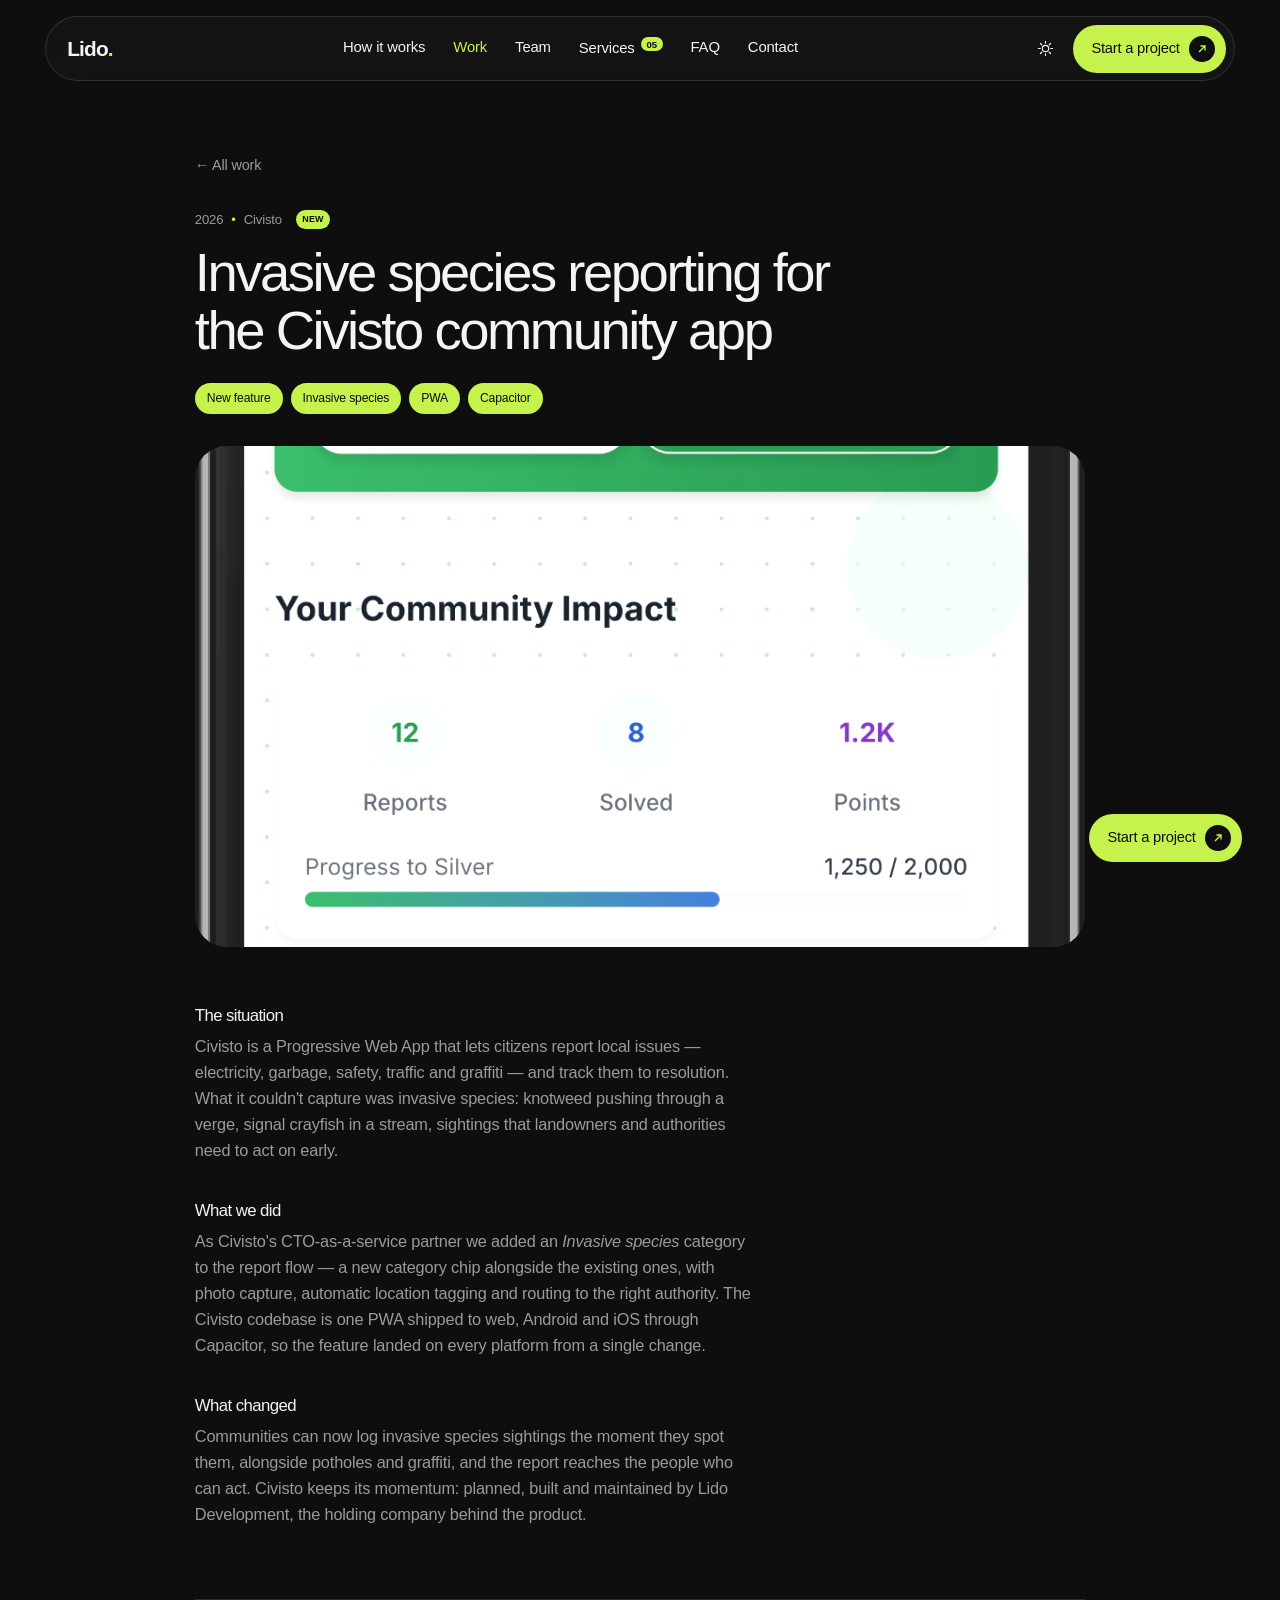
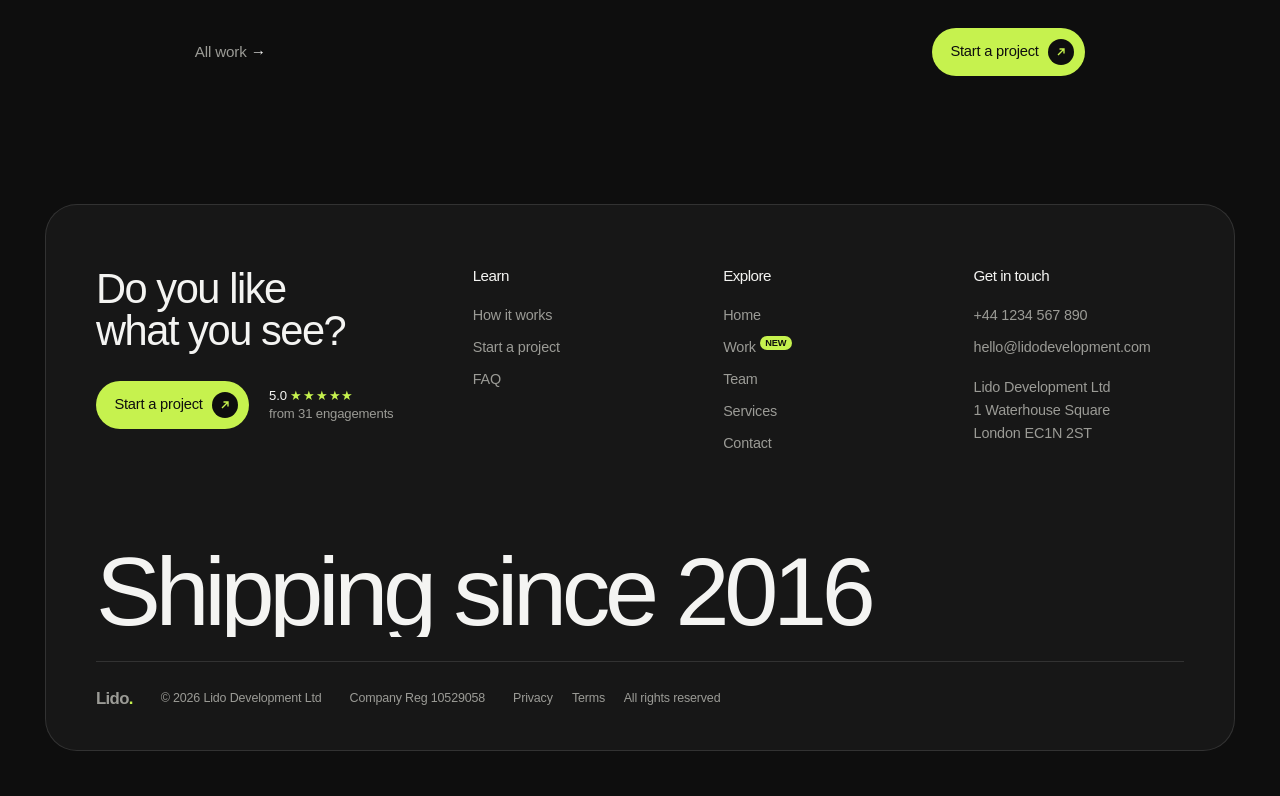
<file: work/civisto.html>
<!DOCTYPE html>
<html lang="en" data-theme="dark">
<head>
<meta charset="utf-8" />
<meta name="viewport" content="width=device-width, initial-scale=1" />
<title>Civisto — Invasive species — Lido Development</title>
<meta name="description" content="Invasive species reporting for the Civisto community app — a new report category that lets citizens log sightings and route them to the people who can act." />
<meta name="theme-color" content="#0E0E0E" />

<meta property="og:type" content="website" />
<meta property="og:title" content="Civisto — Invasive species — Lido Development" />
<meta property="og:description" content="Invasive species reporting for the Civisto community app." />

<link rel="preconnect" href="https://api.fontshare.com" />
<link rel="preconnect" href="https://cdn.fontshare.com" crossorigin />
<link rel="stylesheet" href="https://api.fontshare.com/v2/css?f%5B%5D=switzer@400,500,600,700&display=swap" />
<link rel="stylesheet" href="../assets/css/styles.css" />
<link rel="icon" href="data:image/svg+xml,%3Csvg xmlns='http://www.w3.org/2000/svg' viewBox='0 0 32 32'%3E%3Crect width='32' height='32' rx='9' fill='%23C6F24E'/%3E%3Cpath d='M9 7v18h13' stroke='%230E0E0E' stroke-width='3' fill='none'/%3E%3C/svg%3E" />
</head>
<body class="page-inner">

<div class="cursor" aria-hidden="true"><span class="cursor__dot"></span><span class="cursor__ring"></span></div>

<a class="skip" href="#main">Skip to content</a>

<header class="nav" id="nav">
  <div class="nav__pill">
    <a class="logo" href="../index.html#top" aria-label="Lido Development home">Lido<span>.</span></a>

    <nav class="nav__links" aria-label="Primary">
      <a href="../index.html#process">How it works</a>
      <a href="../work.html" aria-current="page">Work</a>
      <a href="../team.html">Team</a>
      <a href="../index.html#services">Services <b>05</b></a>
      <a href="../index.html#faq">FAQ</a>
      <a href="../index.html#contact">Contact</a>
    </nav>

    <div class="nav__right">
      <button class="toggle" id="theme" aria-label="Switch to light theme">
        <svg class="toggle__sun" viewBox="0 0 24 24" aria-hidden="true"><circle cx="12" cy="12" r="4.5"/><path d="M12 2v2.5M12 19.5V22M2 12h2.5M19.5 12H22M4.9 4.9l1.8 1.8M17.3 17.3l1.8 1.8M19.1 4.9l-1.8 1.8M6.7 17.3l-1.8 1.8"/></svg>
        <svg class="toggle__moon" viewBox="0 0 24 24" aria-hidden="true"><path d="M20 14.5A8.5 8.5 0 0 1 9.5 4a8.5 8.5 0 1 0 10.5 10.5z"/></svg>
      </button>
      <a class="pill" data-magnetic href="../index.html#start">Start a project <i aria-hidden="true"><svg viewBox="0 0 16 16"><path d="M4 12 12 4M6 4h6v6"/></svg></i></a>
      <button class="burger" id="burger" aria-label="Menu" aria-expanded="false"><span></span><span></span></button>
    </div>
  </div>
</header>

<div class="drawer" id="drawer" inert>
  <div class="drawer__top">
    <a class="logo" href="../index.html#top" aria-label="Lido Development home">Lido<span>.</span></a>
    <button class="drawer__close" type="button" aria-label="Close menu">
      <svg viewBox="0 0 24 24" aria-hidden="true"><path d="M6 6l12 12M18 6 6 18"/></svg>
    </button>
  </div>
  <nav class="drawer__links" aria-label="Primary">
    <a href="../index.html#process">How it works</a>
    <a href="../work.html" aria-current="page">Work</a>
    <a href="../team.html">Team</a>
    <a href="../index.html#services">Services</a>
    <a href="../index.html#faq">FAQ</a>
    <a href="../index.html#contact">Contact</a>
    <a href="../index.html#start">Start a project</a>
  </nav>
  <div class="drawer__contact">
    <p>Contact</p>
    <a href="mailto:hello@lidodevelopment.com">hello@lidodevelopment.com</a>
  </div>
</div>

<main id="main">
  <article class="study">
    <a class="study__back reveal" href="../work.html">&larr; All work</a>
    <p class="study__meta reveal">2026 <i aria-hidden="true">&bull;</i> Civisto <b>new</b></p>
    <h1 class="reveal">Invasive species reporting for the Civisto community app</h1>
    <p class="study__chips reveal"><span>New feature</span><span>Invasive species</span><span>PWA</span><span>Capacitor</span></p>

    <figure class="study__hero reveal">
      <img src="../assets/img/civisto_app_interface.png" alt="Civisto app showing the invasive species report flow" width="1200" height="800" />
    </figure>

    <div class="study__body">
      <section class="study__block reveal">
        <h2>The situation</h2>
        <p>Civisto is a Progressive Web App that lets citizens report local issues &mdash; electricity, garbage, safety, traffic and graffiti &mdash; and track them to resolution. What it couldn't capture was invasive species: knotweed pushing through a verge, signal crayfish in a stream, sightings that landowners and authorities need to act on early.</p>
      </section>
      <section class="study__block reveal">
        <h2>What we did</h2>
        <p>As Civisto's CTO-as-a-service partner we added an <em>Invasive species</em> category to the report flow &mdash; a new category chip alongside the existing ones, with photo capture, automatic location tagging and routing to the right authority. The Civisto codebase is one PWA shipped to web, Android and iOS through Capacitor, so the feature landed on every platform from a single change.</p>
      </section>
      <section class="study__block reveal">
        <h2>What changed</h2>
        <p>Communities can now log invasive species sightings the moment they spot them, alongside potholes and graffiti, and the report reaches the people who can act. Civisto keeps its momentum: planned, built and maintained by Lido Development, the holding company behind the product.</p>
      </section>
    </div>

    <footer class="study__foot">
      <p class="study__next">All work <a href="../work.html">&rarr;</a></p>
      <a class="pill" data-magnetic href="../index.html#start">Start a project <i aria-hidden="true"><svg viewBox="0 0 16 16"><path d="M4 12 12 4M6 4h6v6"/></svg></i></a>
    </footer>
  </article>
</main>

<footer class="footer" id="contact">
  <div class="footer__panel">
    <div class="footer__top">
      <div class="footer__cta">
        <h2>Do you like what you see?</h2>
        <div class="footer__ctarow">
          <a class="pill" data-magnetic href="mailto:hello@lidodevelopment.com">Start a project <i aria-hidden="true"><svg viewBox="0 0 16 16"><path d="M4 12 12 4M6 4h6v6"/></svg></i></a>
          <span class="rating rating--stack"><b>5.0</b> <i aria-hidden="true">&starf;&starf;&starf;&starf;&starf;</i><br />from 31 engagements</span>
        </div>
      </div>

      <nav class="footer__col" aria-label="Learn"><h4>Learn</h4><a href="../index.html#process">How it works</a><a href="../index.html#start">Start a project</a><a href="../index.html#faq">FAQ</a></nav>
      <nav class="footer__col" aria-label="Explore"><h4>Explore</h4><a href="../index.html#top">Home</a><a href="../work.html" aria-current="page">Work <b>new</b></a><a href="../team.html">Team</a><a href="../index.html#services">Services</a><a href="../index.html#contact">Contact</a></nav>

      <div class="footer__col footer__contact">
        <h4>Get in touch</h4>
        <a href="tel:+441234567890">+44 1234 567 890</a>
        <a href="mailto:hello@lidodevelopment.com">hello@lidodevelopment.com</a>
        <p>Lido Development Ltd<br />1 Waterhouse Square<br />London EC1N 2ST</p>
      </div>
    </div>

    <div class="wordmark"><span>Shipping since 2016</span></div>

    <div class="footer__bottom">
      <span class="logo logo--sm">Lido<span>.</span></span>
      <p>&copy; 2026 Lido Development Ltd</p>
      <p>Company Reg 10529058</p>
      <p><a href="../index.html#top">Privacy</a> <a href="../index.html#top">Terms</a> <a href="../index.html#top">All rights reserved</a></p>
    </div>
  </div>
</footer>

<a class="pill float-cta" href="../index.html#start">Start a project <i aria-hidden="true"><svg viewBox="0 0 16 16"><path d="M4 12 12 4M6 4h6v6"/></svg></i></a>

<script src="../assets/js/main.js" defer></script>
</body>
</html>
</file>
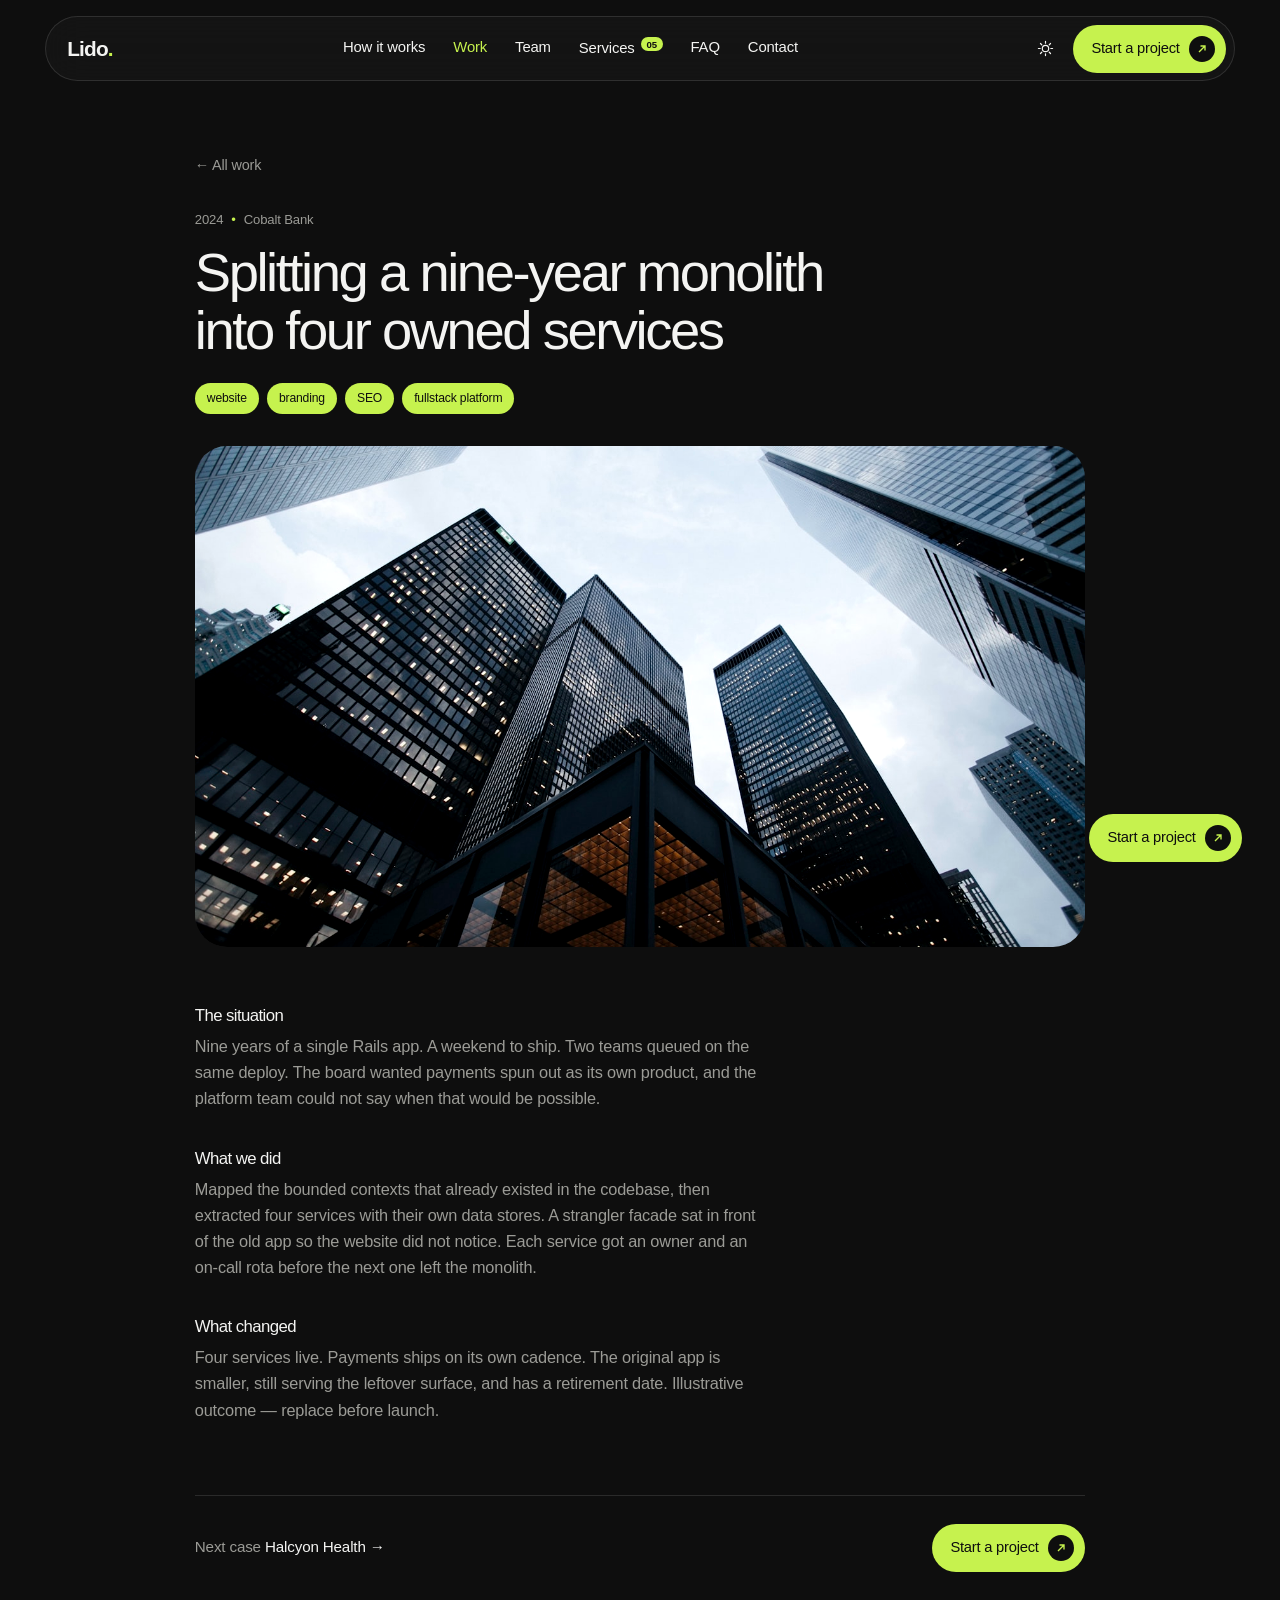
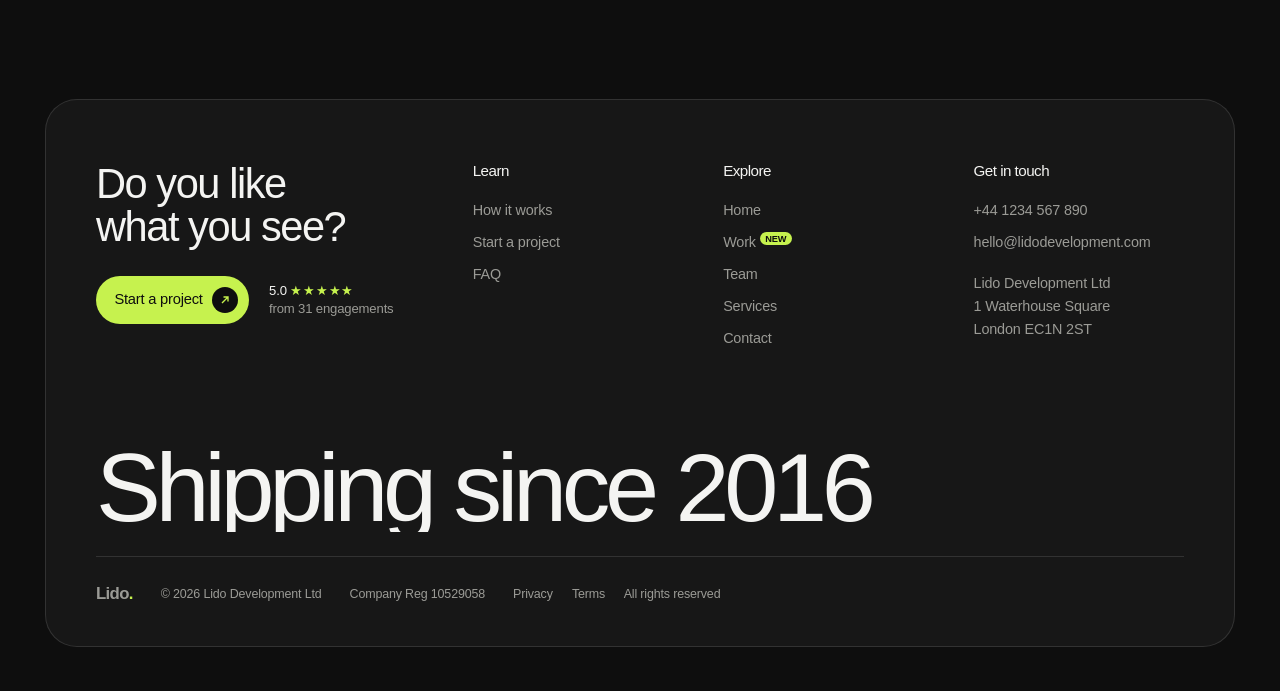
<file: work/cobalt.html>
<!DOCTYPE html>
<html lang="en" data-theme="dark">
<head>
<meta charset="utf-8" />
<meta name="viewport" content="width=device-width, initial-scale=1" />
<title>Cobalt Bank — Lido Development</title>
<meta name="description" content="Splitting a nine-year monolith into four owned services. Placeholder case study." />
<meta name="theme-color" content="#0E0E0E" />

<meta property="og:type" content="website" />
<meta property="og:title" content="Cobalt Bank — Lido Development" />
<meta property="og:description" content="Splitting a nine-year monolith into four owned services." />

<link rel="preconnect" href="https://api.fontshare.com" />
<link rel="preconnect" href="https://cdn.fontshare.com" crossorigin />
<link rel="stylesheet" href="https://api.fontshare.com/v2/css?f%5B%5D=switzer@400,500,600,700&display=swap" />
<link rel="stylesheet" href="../assets/css/styles.css" />
<link rel="icon" href="data:image/svg+xml,%3Csvg xmlns='http://www.w3.org/2000/svg' viewBox='0 0 32 32'%3E%3Crect width='32' height='32' rx='9' fill='%23C6F24E'/%3E%3Cpath d='M9 7v18h13' stroke='%230E0E0E' stroke-width='3' fill='none'/%3E%3C/svg%3E" />
</head>
<body class="page-inner">

<div class="cursor" aria-hidden="true"><span class="cursor__dot"></span><span class="cursor__ring"></span></div>

<a class="skip" href="#main">Skip to content</a>

<header class="nav" id="nav">
  <div class="nav__pill">
    <a class="logo" href="../index.html#top" aria-label="Lido Development home">Lido<span>.</span></a>

    <nav class="nav__links" aria-label="Primary">
      <a href="../index.html#process">How it works</a>
      <a href="../work.html" aria-current="page">Work</a>
      <a href="../team.html">Team</a>
      <a href="../index.html#services">Services <b>05</b></a>
      <a href="../index.html#faq">FAQ</a>
      <a href="../index.html#contact">Contact</a>
    </nav>

    <div class="nav__right">
      <button class="toggle" id="theme" aria-label="Switch to light theme">
        <svg class="toggle__sun" viewBox="0 0 24 24" aria-hidden="true"><circle cx="12" cy="12" r="4.5"/><path d="M12 2v2.5M12 19.5V22M2 12h2.5M19.5 12H22M4.9 4.9l1.8 1.8M17.3 17.3l1.8 1.8M19.1 4.9l-1.8 1.8M6.7 17.3l-1.8 1.8"/></svg>
        <svg class="toggle__moon" viewBox="0 0 24 24" aria-hidden="true"><path d="M20 14.5A8.5 8.5 0 0 1 9.5 4a8.5 8.5 0 1 0 10.5 10.5z"/></svg>
      </button>
      <a class="pill" data-magnetic href="../index.html#start">Start a project <i aria-hidden="true"><svg viewBox="0 0 16 16"><path d="M4 12 12 4M6 4h6v6"/></svg></i></a>
      <button class="burger" id="burger" aria-label="Menu" aria-expanded="false"><span></span><span></span></button>
    </div>
  </div>
</header>

<div class="drawer" id="drawer" inert>
  <div class="drawer__top">
    <a class="logo" href="../index.html#top" aria-label="Lido Development home">Lido<span>.</span></a>
    <button class="drawer__close" type="button" aria-label="Close menu">
      <svg viewBox="0 0 24 24" aria-hidden="true"><path d="M6 6l12 12M18 6 6 18"/></svg>
    </button>
  </div>
  <nav class="drawer__links" aria-label="Primary">
    <a href="../index.html#process">How it works</a>
    <a href="../work.html" aria-current="page">Work</a>
    <a href="../team.html">Team</a>
    <a href="../index.html#services">Services</a>
    <a href="../index.html#faq">FAQ</a>
    <a href="../index.html#contact">Contact</a>
    <a href="../index.html#start">Start a project</a>
  </nav>
  <div class="drawer__contact">
    <p>Contact</p>
    <a href="mailto:hello@lidodevelopment.com">hello@lidodevelopment.com</a>
  </div>
</div>

<main id="main">
  <article class="study">
    <a class="study__back reveal" href="../work.html">← All work</a>
    <p class="study__meta reveal">2024 <i aria-hidden="true">•</i> Cobalt Bank</p>
    <h1 class="reveal">Splitting a nine-year monolith into four owned services</h1>
    <p class="study__chips reveal"><span>website</span><span>branding</span><span>SEO</span><span>fullstack platform</span></p>

    <figure class="study__hero reveal">
      <img src="../assets/img/work-bank.jpg" alt="" width="1400" height="933" />
    </figure>

    <div class="study__body">
      <section class="study__block reveal">
        <h2>The situation</h2>
        <p>Nine years of a single Rails app. A weekend to ship. Two teams queued on the same deploy. The board wanted payments spun out as its own product, and the platform team could not say when that would be possible.</p>
      </section>
      <section class="study__block reveal">
        <h2>What we did</h2>
        <p>Mapped the bounded contexts that already existed in the codebase, then extracted four services with their own data stores. A strangler facade sat in front of the old app so the website did not notice. Each service got an owner and an on-call rota before the next one left the monolith.</p>
      </section>
      <section class="study__block reveal">
        <h2>What changed</h2>
        <p>Four services live. Payments ships on its own cadence. The original app is smaller, still serving the leftover surface, and has a retirement date. Illustrative outcome — replace before launch.</p>
      </section>
    </div>

    <footer class="study__foot">
      <p class="study__next">Next case <a href="halcyon.html">Halcyon Health →</a></p>
      <a class="pill" data-magnetic href="../index.html#start">Start a project <i aria-hidden="true"><svg viewBox="0 0 16 16"><path d="M4 12 12 4M6 4h6v6"/></svg></i></a>
    </footer>
  </article>
</main>

<footer class="footer" id="contact">
  <div class="footer__panel">
    <div class="footer__top">
      <div class="footer__cta">
        <h2>Do you like what you see?</h2>
        <div class="footer__ctarow">
          <a class="pill" data-magnetic href="mailto:hello@lidodevelopment.com">Start a project <i aria-hidden="true"><svg viewBox="0 0 16 16"><path d="M4 12 12 4M6 4h6v6"/></svg></i></a>
          <span class="rating rating--stack"><b>5.0</b> <i aria-hidden="true">★★★★★</i><br />from 31 engagements</span>
        </div>
      </div>

      <nav class="footer__col" aria-label="Learn"><h4>Learn</h4><a href="../index.html#process">How it works</a><a href="../index.html#start">Start a project</a><a href="../index.html#faq">FAQ</a></nav>
      <nav class="footer__col" aria-label="Explore"><h4>Explore</h4><a href="../index.html#top">Home</a><a href="../work.html" aria-current="page">Work <b>new</b></a><a href="../team.html">Team</a><a href="../index.html#services">Services</a><a href="../index.html#contact">Contact</a></nav>

      <div class="footer__col footer__contact">
        <h4>Get in touch</h4>
        <a href="tel:+441234567890">+44 1234 567 890</a>
        <a href="mailto:hello@lidodevelopment.com">hello@lidodevelopment.com</a>
        <p>Lido Development Ltd<br />1 Waterhouse Square<br />London EC1N 2ST</p>
      </div>
    </div>

    <div class="wordmark"><span>Shipping since 2016</span></div>

    <div class="footer__bottom">
      <span class="logo logo--sm">Lido<span>.</span></span>
      <p>© 2026 Lido Development Ltd</p>
      <p>Company Reg 10529058</p>
      <p><a href="../index.html#top">Privacy</a> <a href="../index.html#top">Terms</a> <a href="../index.html#top">All rights reserved</a></p>
    </div>
  </div>
</footer>

<a class="pill float-cta" href="../index.html#start">Start a project <i aria-hidden="true"><svg viewBox="0 0 16 16"><path d="M4 12 12 4M6 4h6v6"/></svg></i></a>

<script src="../assets/js/main.js" defer></script>
</body>
</html>
</file>
<file: assets/css/styles.css>
/* =========================================================
   Lido Development — CTO as a Service
   Design language: near-black surfaces, lime signal,
   geometric grotesk, pill chrome, big rounded cards.
   Type: Switzer (Fontshare) — stand-in for Oldschool Grotesk.
   ========================================================= */

:root {
  /* dark is the default theme */
  --bg:        #0E0E0E;
  --surface:   #171717;
  --surface-2: #1F1F1F;
  --text:      #F4F4F2;
  --muted:     #9B9B96;
  --line:      rgba(244,244,242,.12);
  --lime:      #C6F24E;
  --lime-hi:   #D8FF6B;
  --accent-ink: var(--lime);
  --danger:    #FF8A7A;
  --on-lime:   #0E0E0E;
  --invert:    #F4F4F2;   /* pill on dark bg */
  --on-invert: #0E0E0E;
  --shadow:    0 40px 80px -40px rgba(0,0,0,.8);

  --sans: "Switzer", -apple-system, BlinkMacSystemFont, "Segoe UI", Roboto, Helvetica, Arial, sans-serif;

  --gutter: clamp(1.15rem, 3.5vw, 3.5rem);
  --section: clamp(4.5rem, 10vw, 9rem);
  --r-lg: 32px;
  --r-md: 22px;
  --r-sm: 14px;

  --ease: cubic-bezier(.22,.61,.36,1);
  --ease-out: cubic-bezier(.16,1,.3,1);
}

:root[data-theme="light"] {
  --bg:        #F2F2EF;
  --surface:   #FFFFFF;
  --surface-2: #E9E9E4;
  --text:      #0E0E0E;
  --muted:     #63635E;
  --line:      rgba(14,14,14,.12);
  --invert:    #0E0E0E;
  --on-invert: #F4F4F2;
  --accent-ink: #4C7A05;
  --danger:    #B3261E;
  --shadow:    0 40px 80px -46px rgba(14,14,14,.4);
}

*, *::before, *::after { box-sizing: border-box; }

html { scroll-behavior: smooth; -webkit-text-size-adjust: 100%; }

body {
  margin: 0;
  background: var(--bg);
  color: var(--text);
  font: 400 100%/1.6 var(--sans);
  letter-spacing: -.01em;
  -webkit-font-smoothing: antialiased;
  overflow-x: hidden;
  transition: background-color .5s var(--ease), color .5s var(--ease);
}

[hidden] { display: none !important; }   /* beats component display rules */
a { color: inherit; text-decoration: none; }
ul, ol { margin: 0; padding: 0; list-style: none; }
h1, h2, h3, h4 { margin: 0; font-weight: 500; letter-spacing: -.035em; line-height: 1.02; }
p { margin: 0; }
img, svg { max-width: 100%; }

::selection { background: var(--lime); color: var(--on-lime); }
:focus-visible { outline: 2px solid var(--lime); outline-offset: 3px; border-radius: 6px; }

.skip { position: fixed; top: -100px; left: 1rem; z-index: 200; background: var(--lime); color: var(--on-lime); padding: .75rem 1.25rem; border-radius: 999px; }
.skip:focus { top: 1rem; }

/* ---------- cursor ---------- */
.cursor { position: fixed; inset: 0 auto auto 0; z-index: 300; pointer-events: none; display: none; opacity: 0; }
.cursor__dot, .cursor__ring { position: absolute; top: 0; left: 0; border-radius: 50%; transform: translate(-50%,-50%); will-change: transform; }
.cursor__dot { width: 6px; height: 6px; background: var(--accent-ink); }
.cursor__ring { width: 36px; height: 36px; border: 1px solid var(--line); transition: width .3s var(--ease-out), height .3s var(--ease-out), background-color .3s var(--ease-out), border-color .3s var(--ease-out); }
body.is-hovering .cursor__ring { width: 62px; height: 62px; background: rgba(198,242,78,.14); border-color: transparent; }
@media (hover: hover) and (pointer: fine) {
  .cursor { display: block; }
  body.has-cursor, body.has-cursor a, body.has-cursor button, body.has-cursor summary { cursor: none; }
}

/* =========================================================
   Type scale
   ========================================================= */
.h2 { font-size: clamp(2.1rem, 5vw, 4rem); max-width: 16ch; }
.lede { color: var(--muted); font-size: clamp(.98rem, 1.2vw, 1.08rem); max-width: 46ch; letter-spacing: -.005em; }

.eyebrow { display: inline-flex; align-items: center; gap: .55rem; font-size: .84rem; color: var(--muted); margin-bottom: 1.35rem; }
.eyebrow i { width: 6px; height: 6px; border-radius: 50%; background: var(--accent-ink); }

.section { padding: var(--section) var(--gutter); }

/* =========================================================
   Pills & links
   ========================================================= */
.pill {
  position: relative; display: inline-flex; align-items: center; gap: .55rem;
  padding: .68rem .72rem .68rem 1.15rem; border-radius: 999px;
  background: var(--lime); color: var(--on-lime);
  font-size: .92rem; font-weight: 500; letter-spacing: -.015em;
  transition: transform .4s var(--ease-out), background-color .35s var(--ease), color .35s var(--ease);
  will-change: transform;
}
.pill i {
  display: grid; place-items: center; width: 26px; height: 26px; border-radius: 50%;
  background: var(--on-lime); color: var(--lime);
  transition: transform .45s var(--ease-out), background-color .35s var(--ease), color .35s var(--ease);
}
.pill i svg { width: 12px; height: 12px; fill: none; stroke: currentColor; stroke-width: 1.8; }
.pill:hover { background: var(--lime-hi); }
.pill:hover i { transform: rotate(45deg); }
.pill:active { transform: scale(.97); transition-duration: .1s; }

.pill--dark { background: var(--invert); color: var(--on-invert); }
.pill--dark i { background: var(--on-invert); color: var(--invert); }
.pill--dark:hover { background: var(--lime); color: var(--on-lime); }
.pill--dark:hover i { background: var(--on-lime); color: var(--lime); }

.pill--outline { background: transparent; color: var(--text); box-shadow: inset 0 0 0 1px var(--line); }
.pill--outline i { background: var(--text); color: var(--bg); }
.pill--outline:hover { background: var(--lime); color: var(--on-lime); box-shadow: none; }
.pill--outline:hover i { background: var(--on-lime); color: var(--lime); }

.link { display: inline-flex; align-items: center; gap: .4rem; font-size: .92rem; color: var(--text); padding-bottom: 2px; position: relative; }
.link svg { width: 12px; height: 12px; fill: none; stroke: currentColor; stroke-width: 1.8; transition: transform .4s var(--ease-out); }
.link::after { content: ""; position: absolute; left: 0; bottom: 0; width: 100%; height: 1px; background: currentColor; transform: scaleX(0); transform-origin: right; transition: transform .45s var(--ease-out); }
.link:hover::after { transform: scaleX(1); transform-origin: left; }
.link:hover svg { transform: translate(2px,-2px); }

.chip {
  display: inline-flex; align-items: center; gap: .35rem; font-size: .7rem; font-weight: 500;
  padding: .3rem .6rem; border-radius: 999px; background: rgba(14,14,14,.08); color: #0E0E0E;
}
.chip--ghost { background: transparent; box-shadow: inset 0 0 0 1px rgba(14,14,14,.18); }
.chip--lime { background: var(--lime); color: var(--on-lime); }

/* =========================================================
   Nav — floating pill
   ========================================================= */
.nav {
  position: fixed; top: 0; left: 0; right: 0; z-index: 100;
  padding: 1rem var(--gutter);
  transition: transform .5s var(--ease-out);
}
.nav.is-hidden { transform: translateY(-140%); }
.nav__pill {
  display: flex; align-items: center; justify-content: space-between; gap: 1.5rem;
  padding: .55rem .6rem .55rem 1.4rem; border-radius: 999px;
  transition: background-color .45s var(--ease), box-shadow .45s var(--ease), backdrop-filter .45s var(--ease);
}
.nav.is-stuck .nav__pill {
  background: color-mix(in srgb, var(--surface) 78%, transparent);
  backdrop-filter: blur(18px) saturate(160%);
  -webkit-backdrop-filter: blur(18px) saturate(160%);
  box-shadow: inset 0 0 0 1px var(--line), var(--shadow);
}

.logo { font-size: 1.3rem; font-weight: 600; letter-spacing: -.04em; }
.logo span { color: var(--accent-ink); }
.logo--sm { font-size: 1.05rem; }

.nav__links { display: flex; gap: 1.75rem; font-size: .93rem; }
.nav__links a { position: relative; padding: .3rem 0; }
.nav__links a b {
  font-size: .6rem; font-weight: 600; vertical-align: super; margin-left: .15rem;
  background: var(--lime); color: var(--on-lime); border-radius: 999px; padding: .1rem .35rem;
}
.nav__links a::after { content: ""; position: absolute; left: 0; bottom: 0; width: 100%; height: 1px; background: currentColor; transform: scaleX(0); transform-origin: right; transition: transform .45s var(--ease-out); }
.nav__links a:hover::after { transform: scaleX(1); transform-origin: left; }

.nav__right { display: flex; align-items: center; gap: .65rem; }
.toggle { display: grid; place-items: center; width: 34px; height: 34px; border: 0; border-radius: 50%; background: transparent; color: var(--text); }
.toggle svg { width: 17px; height: 17px; fill: none; stroke: currentColor; stroke-width: 1.7; stroke-linecap: round; }
.toggle__moon { display: none; }
:root[data-theme="light"] .toggle__sun { display: none; }
:root[data-theme="light"] .toggle__moon { display: block; }
.toggle:hover { color: var(--accent-ink); }

.burger {
  display: none; flex-direction: column; justify-content: center; align-items: center; gap: 5px;
  width: 48px; height: 36px; padding: 0; border: 0; border-radius: 999px;
  background: var(--lime); color: var(--on-lime);
}
.burger span { display: block; width: 14px; height: 2px; background: currentColor; border-radius: 1px; }

.drawer {
  position: fixed; inset: 0; z-index: 110; display: none; flex-direction: column;
  padding: 1.1rem var(--gutter) 1.75rem; background: var(--bg);
  clip-path: inset(0 0 100% 0); transition: clip-path .55s var(--ease-out);
}
.drawer.is-open { clip-path: inset(0 0 0 0); }
.drawer__top { display: flex; align-items: center; justify-content: space-between; padding: .15rem 0 .5rem; }
.drawer__close {
  display: grid; place-items: center; width: 44px; height: 44px; padding: 0; border: 0; border-radius: 50%;
  background: var(--surface-2); color: var(--text);
}
.drawer__close svg { width: 15px; height: 15px; fill: none; stroke: currentColor; stroke-width: 1.8; stroke-linecap: round; }
.drawer__links {
  display: flex; flex-direction: column; justify-content: center; gap: .1rem;
  flex: 1; min-height: 0;
}
.drawer__links a {
  font-size: clamp(2.35rem, 10vw, 3.5rem); font-weight: 500; letter-spacing: -.045em; line-height: 1.12;
}
.drawer__links a[aria-current="page"] { color: var(--accent-ink); }
.drawer__contact { padding-top: 1.25rem; border-top: 1px solid var(--line); }
.drawer__contact p {
  margin: 0 0 .3rem; font-size: .7rem; font-weight: 600; letter-spacing: .1em;
  text-transform: uppercase; color: var(--muted);
}
.drawer__contact a { font-size: 1.05rem; }

@media (max-width: 1080px) {
  .nav__links { display: none; }
  .nav__right .pill { display: none; }
  .burger { display: flex; }
  .drawer { display: flex; }
  .nav__pill { background: color-mix(in srgb, var(--surface) 78%, transparent); backdrop-filter: blur(18px); box-shadow: inset 0 0 0 1px var(--line); }
}

/* =========================================================
   Hero
   ========================================================= */
.hero {
  position: relative; padding: clamp(7rem, 14vw, 10.5rem) var(--gutter) clamp(2.25rem, 4vw, 3.25rem);
  display: grid; grid-template-columns: minmax(0, 1.15fr) minmax(0, 1fr); gap: clamp(2rem, 5vw, 4rem);
  align-items: center;
}
.hero__title { font-size: clamp(2.5rem, 5.4vw, 4.6rem); letter-spacing: -.045em; line-height: 1.08; }
.line { display: block; overflow: hidden; padding-bottom: .12em; margin-bottom: -.08em; }
.hero__title .split { display: block; }
.hero__actions { display: flex; flex-wrap: wrap; align-items: center; gap: 1.5rem; margin-top: 2.25rem; }

.rating { font-size: .82rem; color: var(--muted); }
.rating i { color: var(--accent-ink); font-style: normal; letter-spacing: .06em; }

/* ---------- collage ---------- */
.collage { position: relative; min-height: clamp(380px, 44vw, 580px); }
.collage__photo {
  position: absolute; inset: 4% 0 10% 8%; margin: 0;
  border-radius: var(--r-lg); overflow: hidden;
  box-shadow: var(--shadow); will-change: transform;
}
.collage__photo img {
  width: 100%; height: 100%; object-fit: cover; object-position: 50% 40%;
  display: block; filter: saturate(.78) contrast(1.08);
}
.collage__photo::after {
  content: ""; position: absolute; inset: 0; pointer-events: none;
  background: linear-gradient(165deg, rgba(14,14,14,.08), rgba(14,14,14,.38) 80%);
}
.tile {
  position: absolute; border-radius: var(--r-md); padding: 1.25rem;
  box-shadow: var(--shadow); will-change: transform;
  transition: transform .6s var(--ease-out);
}
.tile--shot {
  left: -6%; bottom: 2%; width: 42%; z-index: 3; padding: 0;
  aspect-ratio: 4 / 5; overflow: hidden; transform: rotate(-6deg);
  background: #FFFDF9; box-shadow: 0 0 0 5px #FFFDF9, var(--shadow);
}
.tile--shot img {
  width: 100%; height: 100%; object-fit: cover; object-position: 50% 30%;
  display: block; filter: saturate(.86) contrast(1.04);
}
.tile--dark { right: 0; bottom: -2%; width: 42%; z-index: 4; background: #101010; color: #F4F4F2; }
.tile__stat { font-size: clamp(1.8rem, 3vw, 2.6rem); font-weight: 500; letter-spacing: -.045em; margin-top: .7rem; line-height: 1; }
.tile__sub { color: #9B9B96; margin-top: .35rem; font-size: .82rem; line-height: 1.45; }

.collage:hover .collage__photo { transform: scale(1.015); }
.collage:hover .tile--shot { transform: rotate(-8deg) translate(-8px, 6px); }
.collage:hover .tile--dark { transform: translate(6px, 8px); }

@media (max-width: 980px) {
  .hero { grid-template-columns: 1fr; }
  .collage { min-height: 420px; margin-top: 1rem; }
  .collage__photo { inset: 0 8% 12% 8%; }
  .tile--shot { width: 38%; left: 2%; }
}
@media (max-width: 620px) {
  .collage { min-height: 300px; }
  .tile--shot { width: 42%; left: 0; }
  .tile--dark { width: 54%; padding: 1rem; }
  .tile__sub { font-size: .75rem; }
}

/* =========================================================
   Marquee
   ========================================================= */
.marquee { padding: 1.75rem 0 1.85rem; border-block: 1px solid var(--line); overflow: hidden; }
.marquee__label {
  text-align: center; font-size: clamp(1.05rem, 1.8vw, 1.3rem); font-weight: 500;
  letter-spacing: -.02em; color: var(--muted); margin: 0 0 1.75rem;
}
.marquee__track { display: flex; width: max-content; animation: slide 42s linear infinite; }
.marquee:hover .marquee__track { animation-play-state: paused; }
.marquee__set { display: flex; gap: clamp(2.5rem, 6vw, 5rem); padding-right: clamp(2.5rem, 6vw, 5rem); }
.marquee__set span {
  font-size: clamp(1.1rem, 2vw, 1.6rem); font-weight: 500; letter-spacing: -.04em; color: var(--muted);
  white-space: nowrap; opacity: .8; transition: opacity .3s var(--ease), color .3s var(--ease);
}
.marquee__set span:hover { opacity: 1; color: var(--text); }
@keyframes slide { to { transform: translateX(-50%); } }

.marquee__set a { color: inherit; text-decoration: none; }
.marquee__set span:hover a { color: inherit; }

/* =========================================================
   Value we bring
   ========================================================= */
.value { scroll-margin-top: 6rem; }
.value__head { text-align: center; margin-bottom: clamp(2.5rem, 5vw, 4rem); }
.value__head .eyebrow { margin-bottom: .85rem; }
.value__head .h2 { max-width: none; margin-inline: auto; }
.value__head .lede { margin: .9rem auto 0; max-width: 52ch; }
.value__grid {
  display: grid; grid-template-columns: repeat(3, 1fr);
  gap: clamp(1.25rem, 2.5vw, 2rem);
}
.value__card {
  position: relative; background: var(--surface);
  border-radius: var(--r-lg); padding: clamp(1.5rem, 3vw, 2.5rem);
  box-shadow: inset 0 0 0 1px var(--line);
  transition: transform .5s var(--ease-out), box-shadow .5s var(--ease);
}
.value__card:hover { transform: translateY(-4px); box-shadow: inset 0 0 0 1px var(--lime), var(--shadow); }
.value__num { display: block; font-size: .8rem; color: var(--accent-ink); margin-bottom: 1rem; }
.value__card h3 { font-size: clamp(1.3rem, 2.4vw, 1.8rem); letter-spacing: -.04em; margin-bottom: .65rem; }
.value__card p { color: var(--muted); font-size: .95rem; max-width: 36ch; }
@media (max-width: 900px) {
  .value__grid { grid-template-columns: 1fr; max-width: 460px; margin-inline: auto; }
}

/* "new" badge in case meta + study meta */
.case__meta b, .study__meta b {
  font-size: .56rem; font-weight: 600; text-transform: uppercase; letter-spacing: .02em;
  vertical-align: middle; background: var(--lime); color: var(--on-lime);
  border-radius: 999px; padding: .12rem .42rem; margin-left: .35rem;
}

/* =========================================================
   Services — big rows
   ========================================================= */
.services__head { display: grid; grid-template-columns: 1fr 1.7fr 1fr; gap: 2rem 3rem; align-items: start; margin-bottom: clamp(3rem, 6vw, 5rem); }
.services__head .eyebrow { grid-column: 1; margin-top: .4rem; }
.services__head .h2 { grid-column: 2; max-width: 16ch; text-align: center; justify-self: center; }
.services__aside { grid-column: 3; justify-self: end; max-width: 34ch; }
.services__aside p { color: var(--muted); font-size: .95rem; margin-bottom: 1.5rem; }
@media (max-width: 900px) {
  .services__head { grid-template-columns: 1fr; }
  .services__head .eyebrow, .services__head .h2, .services__aside { grid-column: 1; }
  .services__head .h2 { text-align: left; justify-self: start; }
  .services__aside { justify-self: start; }
}

.rows { border-top: 1px solid var(--line); }
.row { border-bottom: 1px solid var(--line); }
.row__inner {
  position: relative; display: grid; grid-template-columns: 4rem 1fr; align-items: center; gap: 1.5rem;
  padding: clamp(1.4rem, 3vw, 2.4rem) 0; overflow: hidden;
  transition: padding-inline .55s var(--ease-out), color .4s var(--ease);
}
.row__inner::before {
  content: ""; position: absolute; inset: 0; z-index: -1; background: var(--lime); border-radius: var(--r-md);
  transform: translateY(101%); transition: transform .55s var(--ease-out);
}
.row:hover .row__inner { padding-inline: clamp(1rem, 2.5vw, 2rem); color: var(--on-lime); }
.row:hover .row__inner::before { transform: translateY(0); }
.row__num { grid-column: 1; grid-row: 1; font-size: .82rem; color: var(--muted); transition: color .4s var(--ease); }
.row h3 { grid-column: 2; grid-row: 1; }
.row:hover .row__num { color: rgba(14,14,14,.6); }
.row h3 { font-size: clamp(1.6rem, 4.4vw, 3.2rem); letter-spacing: -.045em; }
.row p { grid-column: 2; grid-row: 2; font-size: .9rem; color: var(--muted); max-width: 52ch; margin-top: .5rem; transition: color .4s var(--ease); }
.row:hover p { color: rgba(14,14,14,.72); }
@media (max-width: 700px) {
  .row__inner { grid-template-columns: 2.5rem 1fr; gap: .75rem; }
  .row p { font-size: .85rem; }
}

/* =========================================================
   Process — three static stage cards
   ========================================================= */
.process { scroll-margin-top: 6rem; }
.process__head { text-align: center; margin-bottom: clamp(2.5rem, 5vw, 4rem); }
.process__head .eyebrow { margin-bottom: .85rem; }
.process__head .h2 { max-width: none; margin-inline: auto; }
.process__head .lede { margin: .9rem auto 0; max-width: 48ch; }

.stages {
  display: grid; grid-template-columns: repeat(3, 1fr);
  gap: clamp(1.25rem, 2.5vw, 2rem);
}
.stage h3 { font-size: clamp(1.25rem, 2vw, 1.55rem); margin: .35rem 0 .55rem; }
.stage p { color: var(--muted); font-size: .93rem; }
.stage__num {
  display: block; margin-top: 1.15rem;
  font-size: .78rem; color: var(--accent-ink); letter-spacing: -.01em;
}
.stage__visual {
  position: relative; aspect-ratio: 4 / 3; border-radius: var(--r-lg); overflow: hidden;
  background: var(--surface-2);
  transition: transform .8s var(--ease-out);
}
.stage__visual img {
  position: absolute; inset: 0; width: 100%; height: 100%;
  object-fit: cover; display: block;
  filter: saturate(.72) contrast(1.08);
  transition: transform .9s var(--ease-out), filter .5s var(--ease);
}
.stage:hover .stage__visual { transform: scale(1.015); }
.stage:hover .stage__visual img { transform: scale(1.06); filter: saturate(.88) contrast(1.08); }
.stage__chip {
  position: absolute; z-index: 1; top: 1rem; left: 1rem;
  font-size: .72rem; font-weight: 500;
  background: var(--lime); color: var(--on-lime);
  padding: .38rem .75rem; border-radius: 999px;
}

.process__cta { display: flex; width: fit-content; margin: clamp(2.25rem, 4vw, 3.25rem) auto 0; }

@media (max-width: 900px) {
  .stages { grid-template-columns: 1fr; max-width: 420px; margin-inline: auto; }
}

/* =========================================================
   Work
   ========================================================= */
.work { scroll-margin-top: 6rem; }
.work__head { margin-bottom: clamp(2.5rem, 5vw, 4rem); }
.work__head .lede { margin-top: 1.25rem; }
.work__grid {
  display: grid; grid-template-columns: 1fr 1fr;
  gap: clamp(1.5rem, 3vw, 2.5rem);
}
.case:nth-child(even) { margin-top: clamp(0rem, 4vw, 3.25rem); }
.case__visual {
  position: relative; aspect-ratio: 4 / 3; border-radius: var(--r-lg); overflow: hidden;
  background: var(--surface-2);
  transition: transform .8s var(--ease-out); will-change: transform;
}
.case__visual img {
  position: absolute; inset: 0; width: 100%; height: 100%;
  object-fit: cover; display: block;
  filter: saturate(.72) contrast(1.08);
  transition: transform .9s var(--ease-out), filter .5s var(--ease);
}
.case__visual::after {
  content: ""; position: absolute; inset: 0; pointer-events: none;
  background: linear-gradient(180deg, transparent 42%, rgba(14,14,14,.55) 100%);
}
.case:hover .case__visual { transform: scale(1.015); }
.case:hover .case__visual img { transform: scale(1.06); filter: saturate(.88) contrast(1.08); }
.case__metrics {
  position: absolute; z-index: 1; top: 1.1rem; left: 1.1rem; right: 1.1rem;
  display: flex; flex-wrap: wrap; gap: .4rem;
}
.case__metric {
  font-size: .72rem; font-weight: 500; letter-spacing: -.01em;
  background: rgba(14,14,14,.55); color: #F4F4F2;
  backdrop-filter: blur(12px) saturate(140%);
  -webkit-backdrop-filter: blur(12px) saturate(140%);
  padding: .38rem .75rem; border-radius: 999px;
}
.case__tag {
  position: absolute; z-index: 1; left: 1.1rem; bottom: 1.1rem; font-size: .76rem; font-weight: 500;
  background: var(--lime); color: var(--on-lime); padding: .45rem .85rem; border-radius: 999px;
  opacity: 0; transform: translateY(10px); transition: opacity .45s var(--ease), transform .45s var(--ease-out);
}
.case:hover .case__tag { opacity: 1; transform: none; }
@media (hover: none) {
  .case__tag { opacity: 1; transform: none; }
}
.case__meta { display: flex; align-items: center; gap: .5rem; font-size: .82rem; color: var(--muted); margin: 1.25rem 0 .5rem; }
.case__meta i { color: var(--accent-ink); font-style: normal; }
.case h2, .case h3 { font-size: clamp(1.3rem, 2.2vw, 1.75rem); max-width: 22ch; font-weight: 500; transition: color .35s var(--ease); }
.case:hover h2, .case:hover h3 { color: var(--accent-ink); }
@media (max-width: 700px) {
  .work__grid { grid-template-columns: 1fr; }
  .case:nth-child(even) { margin-top: 0; }
}

/* =========================================================
   Enquiry form
   ========================================================= */
.enquire { max-width: 820px; margin-inline: auto; }
.enquire__head { margin-bottom: clamp(2rem, 4vw, 3rem); }
.enquire__head .h2 { max-width: 18ch; }
.enquire__head .lede { margin-top: 1.1rem; max-width: 52ch; }

.form { display: grid; grid-template-columns: 1fr 1fr; gap: .85rem; }
.field--full, .form .pill { grid-column: 1 / -1; }
@media (max-width: 620px) {
  .form { grid-template-columns: 1fr; }
  .field--full, .form .pill { grid-column: auto; }
}

.field { position: relative; }
.field input, .field select, .field textarea {
  width: 100%; font: inherit; font-size: .98rem; color: var(--text);
  background: var(--surface); border: 0; border-radius: var(--r-md);
  padding: 1.75rem 1.35rem .75rem; margin: 0;
  box-shadow: inset 0 0 0 1px var(--line);
  transition: box-shadow .35s var(--ease), background-color .35s var(--ease);
}
.field textarea { resize: vertical; min-height: 8.5rem; line-height: 1.55; }
.field select { appearance: none; -webkit-appearance: none; cursor: pointer; }
.field select:invalid { color: transparent; }        /* hide the empty option until chosen */
.field option { color: var(--text); background: var(--surface); }

.field label {
  position: absolute; left: 1.4rem; top: 1.15rem; pointer-events: none;
  font-size: .98rem; color: var(--muted); transform-origin: left top;
  transition: transform .35s var(--ease-out), color .35s var(--ease);
}
.field input:focus + label,
.field textarea:focus + label,
.field input:not(:placeholder-shown) + label,
.field textarea:not(:placeholder-shown) + label,
.field select:focus + label,
.field select:valid + label {
  transform: translateY(-.7rem) scale(.76);
}

.field input:hover, .field select:hover, .field textarea:hover { background: var(--surface-2); }
.field input:focus, .field select:focus, .field textarea:focus {
  outline: none; background: var(--surface-2);
  box-shadow: inset 0 0 0 1.5px var(--accent-ink);
}
.field:focus-within label { color: var(--accent-ink); }

.field__chevron {
  position: absolute; right: 1.35rem; top: 1.5rem; width: 16px; height: 16px;
  fill: none; stroke: var(--muted); stroke-width: 1.7; pointer-events: none;
  transition: stroke .35s var(--ease);
}
.field:focus-within .field__chevron { stroke: var(--accent-ink); }

.field__err { font-size: .8rem; color: var(--danger); padding: .45rem 1.4rem 0; min-height: 0; }
.field__err:empty { display: none; }
.field.is-invalid input, .field.is-invalid select, .field.is-invalid textarea { box-shadow: inset 0 0 0 1.5px var(--danger); }

.form .pill { justify-self: start; margin-top: .75rem; border: 0; font-family: inherit; cursor: pointer; }
.form .pill[disabled] { opacity: .55; pointer-events: none; }

.form__done {
  background: var(--surface); border-radius: var(--r-md); box-shadow: inset 0 0 0 1px var(--line);
  padding: clamp(1.75rem, 4vw, 2.75rem); font-size: 1.05rem; letter-spacing: -.02em;
}
.form__done b { display: block; font-weight: 500; margin-bottom: .4rem; }
.form__done span { color: var(--muted); font-size: .93rem; }

/* =========================================================
   FAQ
   ========================================================= */
.faq { display: grid; grid-template-columns: minmax(240px, .8fr) 1.6fr; gap: clamp(2rem, 6vw, 6rem); align-items: start; }
.faq__head { position: sticky; top: 7rem; }
.qa { border-top: 1px solid var(--line); }
.qa:last-child { border-bottom: 1px solid var(--line); }
.qa summary { list-style: none; cursor: pointer; padding: 1.5rem 3rem 1.5rem 0; position: relative; font-size: clamp(1.05rem, 1.8vw, 1.3rem); font-weight: 500; letter-spacing: -.03em; transition: color .3s var(--ease); }
.qa summary::-webkit-details-marker { display: none; }
.qa summary:hover, .qa[open] summary { color: var(--accent-ink); }
.qa summary i { position: absolute; right: .25rem; top: 50%; width: 14px; height: 14px; }
.qa summary i::before, .qa summary i::after { content: ""; position: absolute; left: 0; top: 50%; width: 14px; height: 1.6px; background: currentColor; transition: transform .45s var(--ease-out); }
.qa summary i::after { transform: rotate(90deg); }
.qa[open] summary i::after { transform: rotate(0); }
.qa p { padding: 0 3rem 1.6rem 0; color: var(--muted); font-size: .95rem; max-width: 64ch; animation: fadeUp .5s var(--ease-out); }
@keyframes fadeUp { from { opacity: 0; transform: translateY(-6px); } }
@media (max-width: 900px) { .faq { grid-template-columns: 1fr; } .faq__head { position: static; } }

/* =========================================================
   Footer
   ========================================================= */
.footer { padding: 0 var(--gutter) var(--gutter); }
.footer__panel { background: var(--surface); border-radius: var(--r-lg); padding: clamp(2rem, 5vw, 4rem) clamp(1.5rem, 4vw, 3.5rem) clamp(1.5rem, 3vw, 2.5rem); box-shadow: inset 0 0 0 1px var(--line); }
.footer__top { display: grid; grid-template-columns: 1.6fr repeat(3, 1fr); gap: 2.5rem; }
.footer__cta h2 { font-size: clamp(1.8rem, 3.4vw, 2.6rem); max-width: 12ch; }
.footer__ctarow { display: flex; flex-wrap: wrap; align-items: center; gap: 1.25rem; margin-top: 1.75rem; }
.rating--stack { margin-left: 0; line-height: 1.35; }
.rating--stack b { font-weight: 500; color: var(--text); }

.footer__col h4 { font-size: .95rem; margin-bottom: 1rem; }
.footer__col a { display: block; font-size: .9rem; color: var(--muted); padding: .28rem 0; overflow-wrap: anywhere; transition: color .3s var(--ease), transform .35s var(--ease-out); }
.footer__col a:hover { color: var(--accent-ink); transform: translateX(4px); }
.footer__col a b { font-size: .58rem; font-weight: 600; text-transform: uppercase; vertical-align: super; background: var(--lime); color: var(--on-lime); border-radius: 999px; padding: .1rem .35rem; }
.footer__contact p { font-size: .9rem; color: var(--muted); margin-top: .8rem; }
@media (max-width: 900px) { .footer__top { grid-template-columns: 1fr 1fr; } }
@media (max-width: 700px) {
  .footer { padding: 0 var(--gutter) 5.75rem; }
  .footer__panel { border-radius: var(--r-md); padding: 1.5rem 1.15rem 1.2rem; }
  .footer__top { grid-template-columns: 1fr; gap: 1.75rem; }
  .footer__cta h2 { max-width: none; }
  .wordmark { margin: 2rem 0 1.15rem; }
  .wordmark span { font-size: clamp(1.25rem, 6.6vw, 2rem); letter-spacing: -.04em; }
  .footer__bottom { flex-direction: column; align-items: flex-start; gap: .35rem; }
  .footer__bottom a { margin-right: .75rem; }
}

.wordmark { margin: clamp(3rem, 7vw, 5.5rem) 0 1.5rem; overflow: hidden; }
.wordmark span { display: block; font-size: clamp(1.9rem, 7.6vw, 8.5rem); font-weight: 500; letter-spacing: -.055em; line-height: .92; white-space: nowrap; }

.footer__bottom { display: flex; flex-wrap: wrap; align-items: center; gap: .75rem 1.75rem; padding-top: 1.5rem; border-top: 1px solid var(--line); font-size: .78rem; color: var(--muted); }
.footer__bottom a { margin-right: 1rem; }
.footer__bottom a:hover { color: var(--accent-ink); }

/* =========================================================
   Floating form CTA
   ========================================================= */
.float-cta {
  position: fixed; right: clamp(1rem, 3vw, 2.5rem); bottom: clamp(1rem, 3vw, 2.5rem); z-index: 95;
  box-shadow: var(--shadow);
  opacity: 0; transform: translateY(14px); pointer-events: none;
  transition: opacity .5s var(--ease), transform .6s var(--ease-out), background-color .35s var(--ease), color .35s var(--ease);
}
.float-cta.is-in { opacity: 1; transform: none; pointer-events: auto; }
@media (max-width: 700px) {
  .float-cta { font-size: .82rem; padding: .55rem .55rem .55rem .95rem; }
  .float-cta i { width: 22px; height: 22px; }
}

/* =========================================================
   Reveal / motion
   ========================================================= */
.reveal { opacity: 0; transform: translateY(22px); transition: opacity .9s var(--ease-out), transform .9s var(--ease-out); }
.reveal.is-in { opacity: 1; transform: none; }
.split { display: inline-block; overflow: hidden; vertical-align: bottom; }
.split > span { display: inline-block; transform: translateY(105%); transition: transform 1s var(--ease-out); }
.split.is-in > span { transform: translateY(0); }

@media (prefers-reduced-motion: reduce) {
  html { scroll-behavior: auto; }
  *, *::before, *::after { animation-duration: .01ms !important; animation-iteration-count: 1 !important; transition-duration: .01ms !important; }
  .reveal, .split > span { opacity: 1 !important; transform: none !important; }
  .marquee__track { animation: none; }
  .collage:hover .tile--shot { transform: none; }
  .cursor { display: none !important; }
}

@media (prefers-contrast: more) {
  :root { --muted: #C9C9C4; --line: rgba(244,244,242,.3); }
  :root[data-theme="light"] { --muted: #3A3A36; --line: rgba(14,14,14,.3); }
  .nav.is-stuck .nav__pill { background: var(--surface); backdrop-filter: none; }
}

/* =========================================================
   Inner pages — work index & case studies
   ========================================================= */
.page-inner .nav__pill {
  background: color-mix(in srgb, var(--surface) 78%, transparent);
  backdrop-filter: blur(18px) saturate(160%);
  -webkit-backdrop-filter: blur(18px) saturate(160%);
  box-shadow: inset 0 0 0 1px var(--line), var(--shadow);
}
.page-inner .nav__links a[aria-current="page"] { color: var(--accent-ink); }
.work--page { padding-top: clamp(7.5rem, 12vw, 9.5rem); }
.work--page .h2 { max-width: 18ch; }
.work--page .lede { margin-top: 1.1rem; }
.work--page .work__grid { gap: clamp(2rem, 4vw, 3.5rem); }
.work--page .case h2 { font-size: clamp(1.45rem, 2.6vw, 2rem); max-width: 24ch; }
.work__cta { display: flex; width: fit-content; margin: clamp(2.25rem, 4vw, 3.25rem) auto 0; }
.work__all { margin-top: 2rem; font-size: .95rem; }
.work__all a { color: var(--muted); }
.work__all a:hover { color: var(--accent-ink); }

.study { padding: clamp(7.5rem, 12vw, 9.5rem) var(--gutter) var(--section); max-width: 980px; margin-inline: auto; }
.study__back {
  display: inline-flex; align-items: center; gap: .35rem;
  font-size: .9rem; color: var(--muted); margin-bottom: 2rem;
}
.study__back:hover { color: var(--accent-ink); }
.study__meta { display: flex; align-items: center; gap: .5rem; font-size: .82rem; color: var(--muted); margin-bottom: .85rem; }
.study__meta i { color: var(--accent-ink); font-style: normal; }
.study h1 { font-size: clamp(2rem, 5vw, 3.4rem); max-width: 22ch; letter-spacing: -.045em; line-height: 1.08; }
.study__chips { display: flex; flex-wrap: wrap; gap: .5rem; margin: 1.35rem 0 2rem; }
.study__chips span {
  font-size: .76rem; font-weight: 500;
  background: var(--lime); color: var(--on-lime);
  padding: .38rem .75rem; border-radius: 999px;
}
.study__hero {
  margin: 0 0 clamp(2.5rem, 5vw, 3.75rem);
  border-radius: var(--r-lg); overflow: hidden; aspect-ratio: 16 / 9;
  background: var(--surface-2);
}
.study__hero img {
  width: 100%; height: 100%; object-fit: cover; display: block;
  filter: saturate(.75) contrast(1.08);
}
.study__body {
  display: grid; gap: clamp(1.75rem, 3vw, 2.5rem);
}
.study__block h2 { font-size: 1.05rem; margin-bottom: .55rem; }
.study__block p { color: var(--muted); font-size: 1.02rem; max-width: 62ch; }
.study__foot {
  display: flex; flex-wrap: wrap; align-items: center; justify-content: space-between;
  gap: 1rem; margin-top: clamp(3rem, 6vw, 4.5rem);
  padding-top: 1.75rem; border-top: 1px solid var(--line);
}
.study__next { font-size: .95rem; color: var(--muted); }
.study__next a { color: var(--text); }
.study__next a:hover { color: var(--accent-ink); }

/* =========================================================
   Team — portrait roster
   ========================================================= */
.team .work__head { margin-bottom: clamp(1.75rem, 3vw, 2.5rem); }
.team__about {
  display: grid; gap: clamp(1.5rem, 3vw, 2.25rem);
  margin-bottom: clamp(2.5rem, 5vw, 3.75rem);
  max-width: 72ch;
}
.team__about > p { color: var(--muted); font-size: 1.05rem; }
.team__stats {
  display: grid; grid-template-columns: repeat(4, minmax(0, 1fr));
  gap: 1rem 1.5rem;
  padding-top: 1.5rem; border-top: 1px solid var(--line);
}
.team__stats li { font-size: .82rem; color: var(--muted); }
.team__stats b {
  display: block; color: var(--text);
  font-size: clamp(1.35rem, 2.2vw, 1.75rem); font-weight: 500;
  letter-spacing: -.04em; margin-bottom: .15rem;
}
.people {
  display: grid; grid-template-columns: repeat(4, minmax(0, 1fr));
  gap: clamp(1.25rem, 2.5vw, 2rem);
}
.person__visual {
  position: relative; aspect-ratio: 1; border-radius: var(--r-md); overflow: hidden;
  background: var(--surface-2);
}
.person__visual img {
  position: absolute; inset: 0; width: 100%; height: 100%;
  object-fit: cover; object-position: 50% 18%; display: block;
  filter: saturate(.72) contrast(1.08);
}
.person__visual::after {
  content: ""; position: absolute; inset: 0; pointer-events: none;
  background: linear-gradient(180deg, transparent 45%, rgba(14,14,14,.45) 100%);
}
.person__role {
  position: absolute; z-index: 1; left: .85rem; bottom: .85rem;
  font-size: .68rem; font-weight: 500;
  background: var(--lime); color: var(--on-lime);
  padding: .32rem .65rem; border-radius: 999px;
}
.person h2 { font-size: clamp(1.15rem, 1.6vw, 1.35rem); margin: .95rem 0 .4rem; }
.person p { color: var(--muted); font-size: .92rem; max-width: 32ch; }
@media (max-width: 980px) {
  .people { grid-template-columns: 1fr 1fr; }
  .team__stats { grid-template-columns: 1fr 1fr; }
}
@media (max-width: 700px) {
  .hero { padding-top: 6.25rem; }
  .hero__title { font-size: clamp(2rem, 9.2vw, 2.55rem); }
  .nav { padding: .75rem var(--gutter); }
  .nav__pill { padding: .4rem .45rem .4rem 1.05rem; gap: .6rem; }
  .logo { font-size: 1.15rem; }
  .people { grid-template-columns: 1fr; }
  .person:nth-child(even) { margin-top: 0; }
  .study h1 { font-size: clamp(1.7rem, 8vw, 2.4rem); }
  .row h3 { font-size: clamp(1.35rem, 7vw, 1.8rem); }
  .row__inner { grid-template-columns: 2.25rem 1fr; gap: .7rem; }
  .drawer__contact a { overflow-wrap: anywhere; }
}
@media (max-width: 480px) {
  .team__stats { grid-template-columns: 1fr 1fr; gap: .85rem; }
  .collage { min-height: 280px; }
}
</file>
